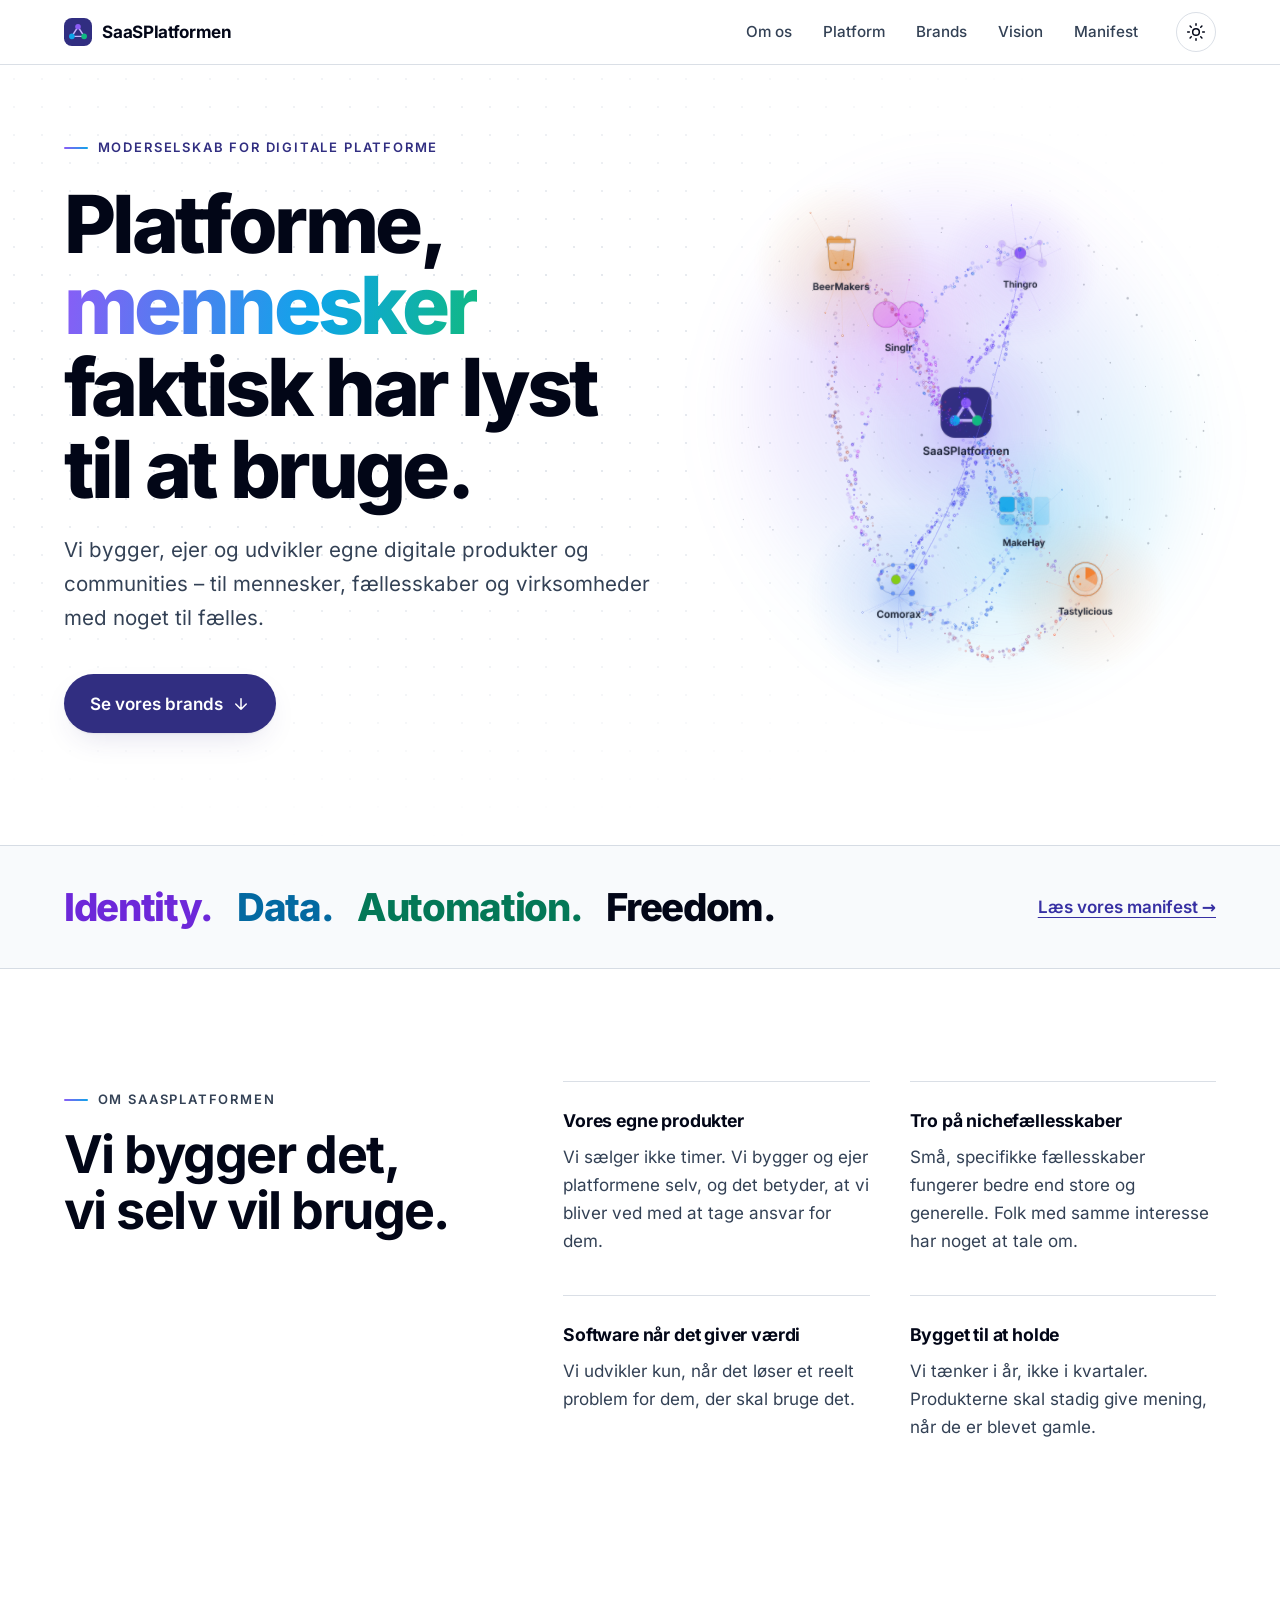
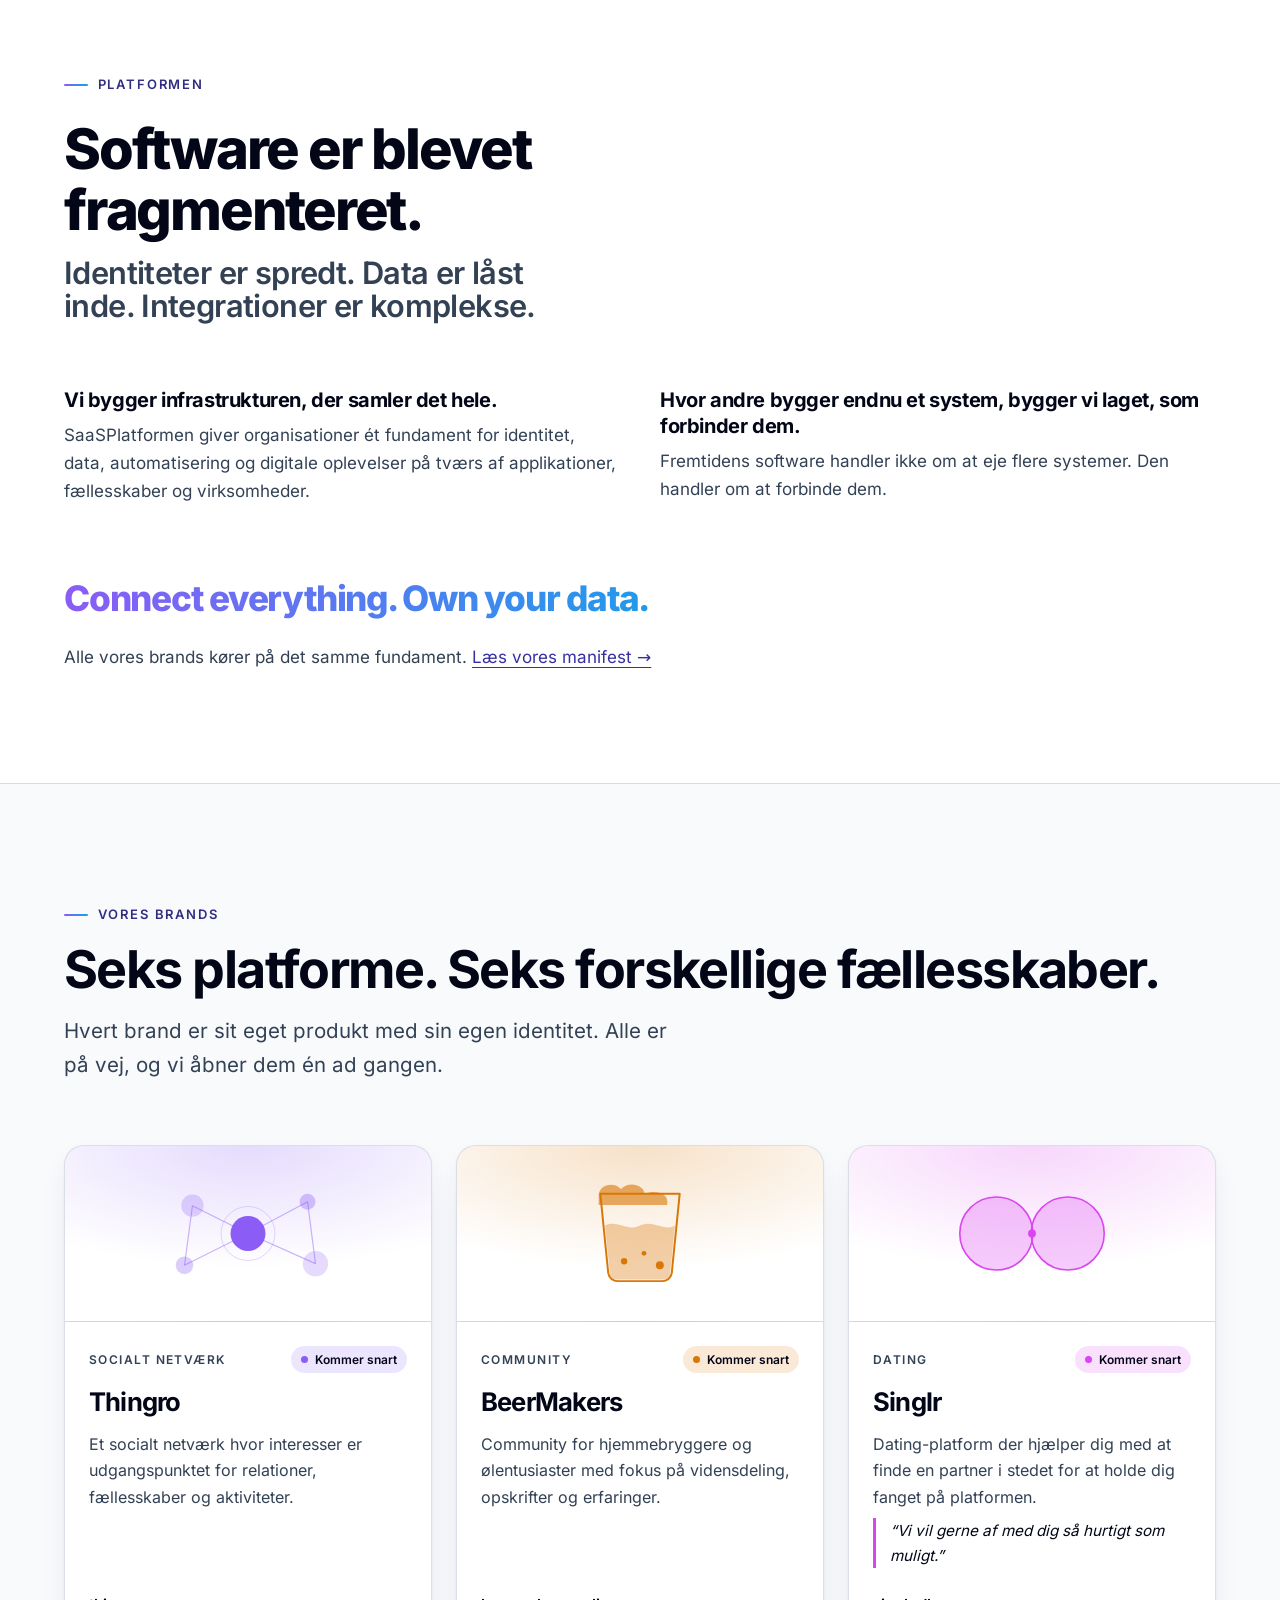
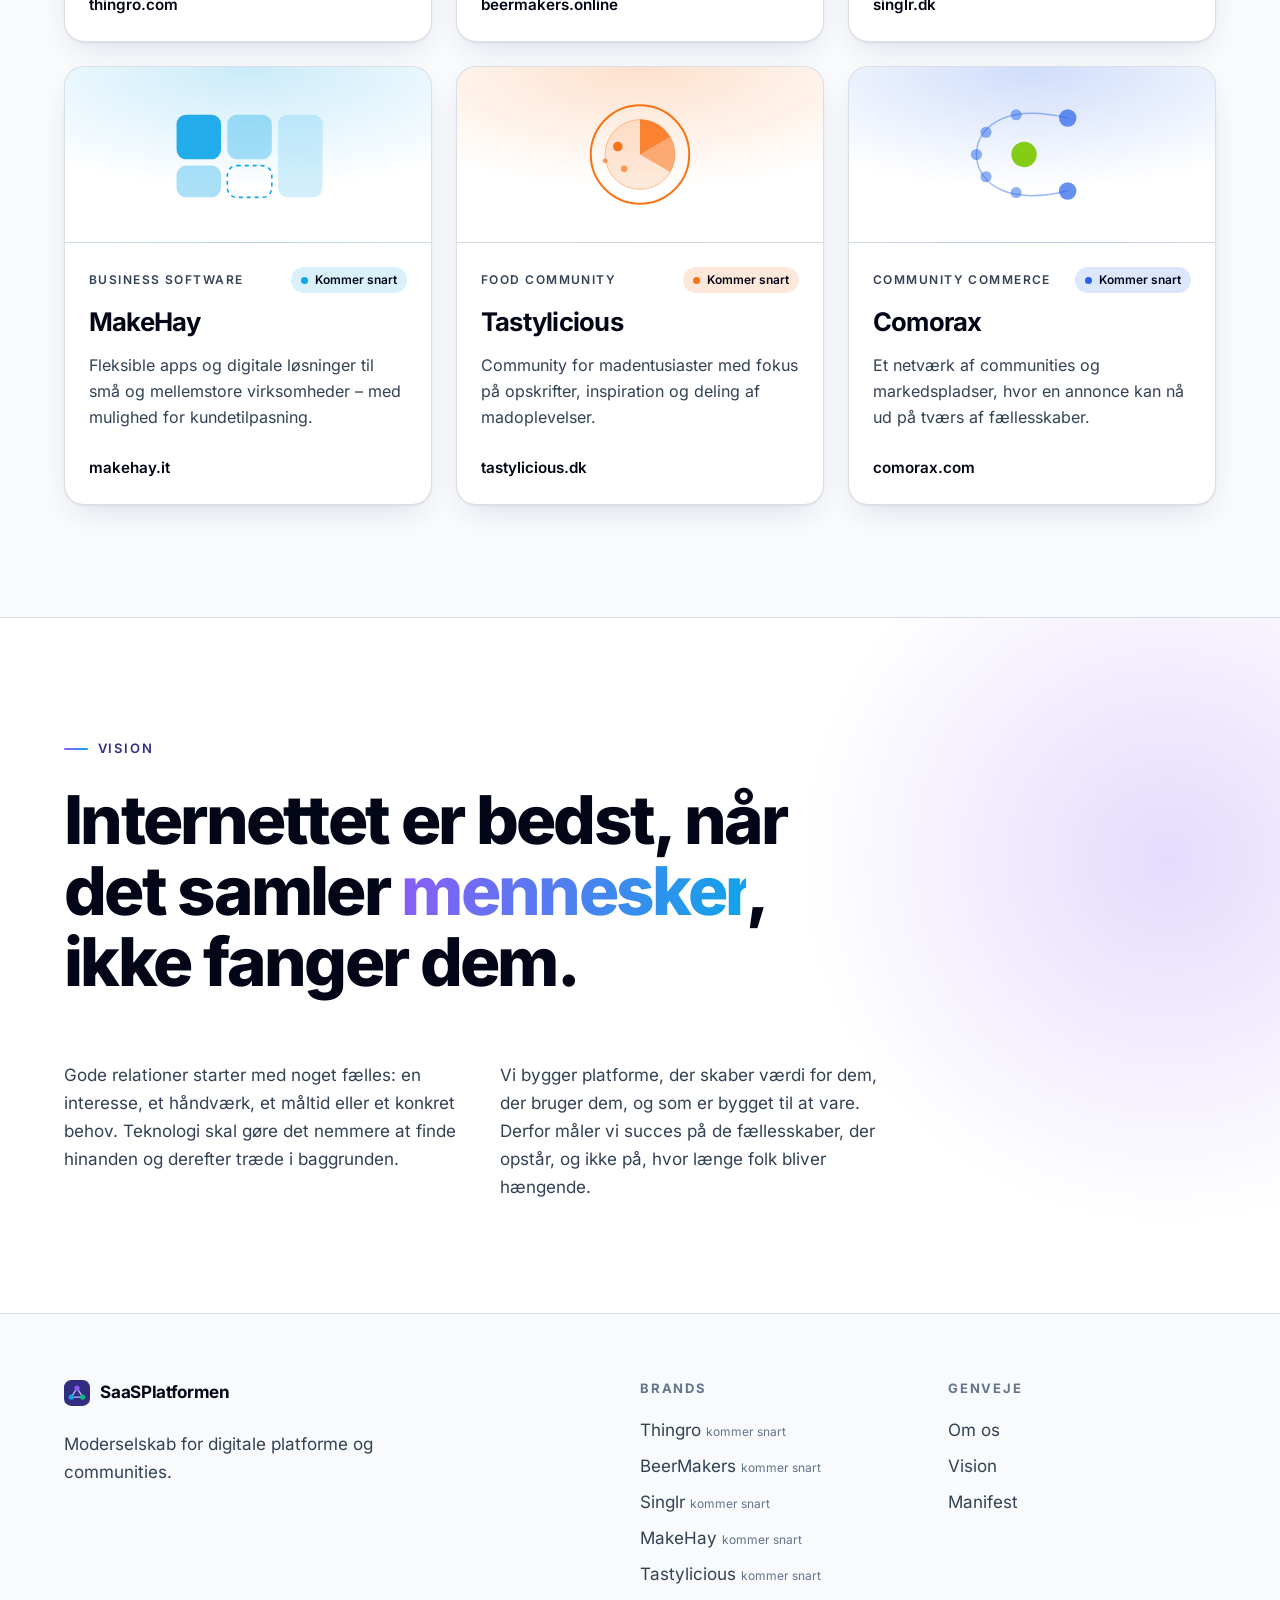
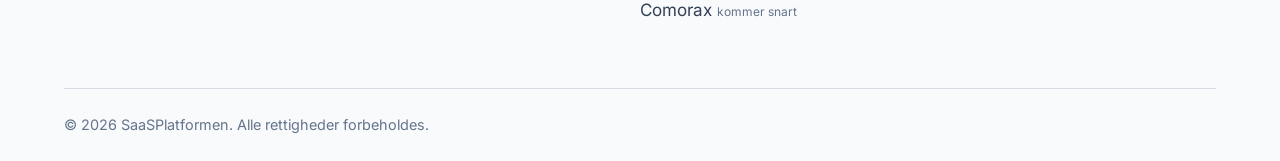
<file: index.html>
<!DOCTYPE html><html lang="da"> <head><meta charset="utf-8"><meta name="viewport" content="width=device-width, initial-scale=1"><title>SaaSPlatformen – Digitale platforme bygget til mennesker.</title><meta name="description" content="SaaSPlatformen er moderselskabet bag Thingro, BeerMakers, Singlr, MakeHay, Tastylicious og Comorax. Vi bygger, ejer og udvikler digitale platforme og communities."><link rel="canonical" href="https://www.saasplatformen.dk/"><link rel="icon" type="image/svg+xml" href="/favicon.svg"><meta name="theme-color" content="#020617" media="(prefers-color-scheme: dark)"><meta name="theme-color" content="#ffffff" media="(prefers-color-scheme: light)"><meta property="og:type" content="website"><meta property="og:site_name" content="SaaSPlatformen"><meta property="og:locale" content="da_DK"><meta property="og:title" content="SaaSPlatformen – Digitale platforme bygget til mennesker."><meta property="og:description" content="SaaSPlatformen er moderselskabet bag Thingro, BeerMakers, Singlr, MakeHay, Tastylicious og Comorax. Vi bygger, ejer og udvikler digitale platforme og communities."><meta property="og:url" content="https://www.saasplatformen.dk/"><meta property="og:image" content="https://www.saasplatformen.dk/og-default.png"><meta property="og:image:width" content="1200"><meta property="og:image:height" content="630"><meta property="og:image:alt" content="SaaSPlatformen – digitale platforme bygget til mennesker"><meta name="twitter:card" content="summary_large_image"><meta name="twitter:title" content="SaaSPlatformen – Digitale platforme bygget til mennesker."><meta name="twitter:description" content="SaaSPlatformen er moderselskabet bag Thingro, BeerMakers, Singlr, MakeHay, Tastylicious og Comorax. Vi bygger, ejer og udvikler digitale platforme og communities."><meta name="twitter:image" content="https://www.saasplatformen.dk/og-default.png"><script>
      (function () {
        var t = null;
        try {
          t = localStorage.getItem('theme');
        } catch (e) {}
        if (t !== 'light' && t !== 'dark') {
          t = matchMedia('(prefers-color-scheme: dark)').matches ? 'dark' : 'light';
        }
        document.documentElement.dataset.theme = t;
      })();
    </script><script type="application/ld+json">{"@context":"https://schema.org","@graph":[{"@type":"Organization","@id":"https://www.saasplatformen.dk/#organization","name":"SaaSPlatformen","url":"https://www.saasplatformen.dk/","logo":"https://www.saasplatformen.dk/favicon.svg","description":"SaaSPlatformen er moderselskabet bag Thingro, BeerMakers, Singlr, MakeHay, Tastylicious og Comorax. Vi bygger, ejer og udvikler digitale platforme og communities.","email":"kontakt@saasplatformen.dk","owns":[{"@type":"Brand","name":"Thingro","description":"Et socialt netværk hvor interesser er udgangspunktet for relationer, fællesskaber og aktiviteter."},{"@type":"Brand","name":"BeerMakers","description":"Community for hjemmebryggere og ølentusiaster med fokus på vidensdeling, opskrifter og erfaringer."},{"@type":"Brand","name":"Singlr","description":"Dating-platform der hjælper dig med at finde en partner i stedet for at holde dig fanget på platformen."},{"@type":"Brand","name":"MakeHay","description":"Fleksible apps og digitale løsninger til små og mellemstore virksomheder – med mulighed for kundetilpasning."},{"@type":"Brand","name":"Tastylicious","description":"Community for madentusiaster med fokus på opskrifter, inspiration og deling af madoplevelser."},{"@type":"Brand","name":"Comorax","description":"Et netværk af communities og markedspladser, hvor en annonce kan nå ud på tværs af fællesskaber."}]},{"@type":"WebSite","@id":"https://www.saasplatformen.dk/#website","url":"https://www.saasplatformen.dk/","name":"SaaSPlatformen","inLanguage":"da-DK","publisher":{"@id":"https://www.saasplatformen.dk/#organization"}}]}</script><link rel="stylesheet" href="/_astro/index.j2VjeoHw.css">
<link rel="stylesheet" href="/_astro/index.BekiAmeY.css"></head> <body> <a class="skip-link" href="#main">Gå til indhold</a> <header class="header" data-astro-cid-3ef6ksr2> <div class="container bar" data-astro-cid-3ef6ksr2> <a class="brand" href="/" aria-label="SaaSPlatformen – forside" data-astro-cid-3ef6ksr2> <svg width="28" height="28" viewBox="0 0 32 32" fill="none" aria-hidden="true"> <rect width="32" height="32" rx="9" fill="#312E81"></rect> <path d="M9 21 16 10l7 11M9 21h14" stroke="#C4B5FD" stroke-width="1.6" stroke-linejoin="round"></path> <circle cx="16" cy="10" r="3.2" fill="#8B5CF6"></circle> <circle cx="9" cy="21" r="3.2" fill="#0EA5E9"></circle> <circle cx="23" cy="21" r="3.2" fill="#10B981"></circle> </svg> <span data-astro-cid-3ef6ksr2>SaaSPlatformen</span> </a> <nav aria-label="Hovedmenu" data-astro-cid-3ef6ksr2> <ul data-astro-cid-3ef6ksr2> <li data-astro-cid-3ef6ksr2><a href="/#om" data-astro-cid-3ef6ksr2>Om os</a></li><li data-astro-cid-3ef6ksr2><a href="/#platform" data-astro-cid-3ef6ksr2>Platform</a></li><li data-astro-cid-3ef6ksr2><a href="/#brands" data-astro-cid-3ef6ksr2>Brands</a></li><li data-astro-cid-3ef6ksr2><a href="/#vision" data-astro-cid-3ef6ksr2>Vision</a></li><li data-astro-cid-3ef6ksr2><a href="/manifest/" data-astro-cid-3ef6ksr2>Manifest</a></li> </ul> </nav> <button class="theme" type="button" id="theme-toggle" aria-label="Skift mellem lyst og mørkt tema" data-astro-cid-3ef6ksr2> <svg class="sun" width="20" height="20" viewBox="0 0 24 24" fill="none" stroke="currentColor" stroke-width="1.8" stroke-linecap="round" aria-hidden="true" data-astro-cid-3ef6ksr2> <circle cx="12" cy="12" r="4" data-astro-cid-3ef6ksr2></circle> <path d="M12 2v2M12 20v2M4.9 4.9l1.4 1.4M17.7 17.7l1.4 1.4M2 12h2M20 12h2M4.9 19.1l1.4-1.4M17.7 6.3l1.4-1.4" data-astro-cid-3ef6ksr2></path> </svg> <svg class="moon" width="20" height="20" viewBox="0 0 24 24" fill="none" stroke="currentColor" stroke-width="1.8" stroke-linecap="round" stroke-linejoin="round" aria-hidden="true" data-astro-cid-3ef6ksr2> <path d="M20 14.5A8 8 0 0 1 9.5 4 8 8 0 1 0 20 14.5z" data-astro-cid-3ef6ksr2></path> </svg> </button> </div> </header>  <script type="module">document.getElementById("theme-toggle")?.addEventListener("click",()=>{const e=document.documentElement.dataset.theme==="dark"?"light":"dark";document.documentElement.dataset.theme=e;try{localStorage.setItem("theme",e)}catch{}});</script> <main id="main">  <section class="hero" data-astro-cid-bbe6dxrz> <div class="container wrap" data-astro-cid-bbe6dxrz> <div class="copy" data-astro-cid-bbe6dxrz> <p class="eyebrow" data-astro-cid-bbe6dxrz>Moderselskab for digitale platforme</p> <h1 data-astro-cid-bbe6dxrz>Platforme, <span class="grad" data-astro-cid-bbe6dxrz>mennesker</span> faktisk har lyst til at bruge.</h1> <p class="lead" data-astro-cid-bbe6dxrz>
Vi bygger, ejer og udvikler egne digitale produkter og communities – til mennesker, fællesskaber og
        virksomheder med noget til fælles.
</p> <div class="cta" data-astro-cid-bbe6dxrz> <a class="btn" href="#brands" data-astro-cid-bbe6dxrz>
Se vores brands
<svg width="18" height="18" viewBox="0 0 24 24" fill="none" stroke="currentColor" stroke-width="2" stroke-linecap="round" stroke-linejoin="round" aria-hidden="true" data-astro-cid-bbe6dxrz><path d="M12 5v14M5 12l7 7 7-7" data-astro-cid-bbe6dxrz></path></svg> </a>  </div> </div> <div class="hero-universe" data-hero-universe data-brands="[{&#34;id&#34;:&#34;thingro&#34;,&#34;name&#34;:&#34;Thingro&#34;,&#34;category&#34;:&#34;Socialt netværk&#34;,&#34;blurb&#34;:&#34;Socialt netværk bygget om fælles interesser.&#34;,&#34;focus&#34;:&#34;Interesser, grupper, events og nye relationer.&#34;,&#34;domain&#34;:&#34;thingro.com&#34;,&#34;accent&#34;:&#34;#8B5CF6&#34;,&#34;satellites&#34;:6},{&#34;id&#34;:&#34;beermakers&#34;,&#34;name&#34;:&#34;BeerMakers&#34;,&#34;category&#34;:&#34;Community&#34;,&#34;blurb&#34;:&#34;Community for bryggere.&#34;,&#34;focus&#34;:&#34;Opskrifter, udstyr, bryggerier og vidensdeling.&#34;,&#34;domain&#34;:&#34;beermakers.online&#34;,&#34;accent&#34;:&#34;#D97706&#34;,&#34;satellites&#34;:5},{&#34;id&#34;:&#34;singlr&#34;,&#34;name&#34;:&#34;Singlr&#34;,&#34;category&#34;:&#34;Dating&#34;,&#34;blurb&#34;:&#34;Dating der vil af med dig igen.&#34;,&#34;focus&#34;:&#34;Ærlige matches og livet efter appen.&#34;,&#34;domain&#34;:&#34;singlr.dk&#34;,&#34;accent&#34;:&#34;#D946EF&#34;,&#34;satellites&#34;:4},{&#34;id&#34;:&#34;makehay&#34;,&#34;name&#34;:&#34;MakeHay&#34;,&#34;category&#34;:&#34;Business software&#34;,&#34;blurb&#34;:&#34;Fleksible business-apps til SMV’er.&#34;,&#34;focus&#34;:&#34;Apps, workflows og kundetilpasning.&#34;,&#34;domain&#34;:&#34;makehay.it&#34;,&#34;accent&#34;:&#34;#0EA5E9&#34;,&#34;satellites&#34;:5},{&#34;id&#34;:&#34;tastylicious&#34;,&#34;name&#34;:&#34;Tastylicious&#34;,&#34;category&#34;:&#34;Food community&#34;,&#34;blurb&#34;:&#34;Community for madentusiaster.&#34;,&#34;focus&#34;:&#34;Opskrifter, inspiration og madoplevelser.&#34;,&#34;domain&#34;:&#34;tastylicious.dk&#34;,&#34;accent&#34;:&#34;#F97316&#34;,&#34;satellites&#34;:5},{&#34;id&#34;:&#34;comorax&#34;,&#34;name&#34;:&#34;Comorax&#34;,&#34;category&#34;:&#34;Community commerce&#34;,&#34;blurb&#34;:&#34;Forbindelseslaget mellem communities.&#34;,&#34;focus&#34;:&#34;Annoncer og markedspladser på tværs af fællesskaber.&#34;,&#34;domain&#34;:&#34;comorax.com&#34;,&#34;accent&#34;:&#34;#2563EB&#34;,&#34;satellites&#34;:6}]" data-astro-cid-3afpeab4> <div class="universe-glow" aria-hidden="true" data-astro-cid-3afpeab4></div> <div class="universe-tooltip" data-universe-tooltip role="status" hidden data-astro-cid-3afpeab4> <p class="tip-head" data-astro-cid-3afpeab4><strong data-tip-name data-astro-cid-3afpeab4></strong><span data-tip-category data-astro-cid-3afpeab4></span></p> <p class="tip-blurb" data-tip-blurb data-astro-cid-3afpeab4></p> <p class="tip-focus" data-tip-focus data-astro-cid-3afpeab4></p> <p class="tip-domain" data-tip-domain data-astro-cid-3afpeab4></p> </div> <ul class="sr-only" data-astro-cid-3afpeab4> <li data-astro-cid-3afpeab4> <a href="https://thingro.com" target="_blank" rel="noopener noreferrer" data-astro-cid-3afpeab4> Thingro – Et socialt netværk hvor interesser er udgangspunktet for relationer, fællesskaber og aktiviteter. </a> </li><li data-astro-cid-3afpeab4> <a href="https://beermakers.online" target="_blank" rel="noopener noreferrer" data-astro-cid-3afpeab4> BeerMakers – Community for hjemmebryggere og ølentusiaster med fokus på vidensdeling, opskrifter og erfaringer. </a> </li><li data-astro-cid-3afpeab4> <a href="https://singlr.dk" target="_blank" rel="noopener noreferrer" data-astro-cid-3afpeab4> Singlr – Dating-platform der hjælper dig med at finde en partner i stedet for at holde dig fanget på platformen. </a> </li><li data-astro-cid-3afpeab4> <a href="https://makehay.it" target="_blank" rel="noopener noreferrer" data-astro-cid-3afpeab4> MakeHay – Fleksible apps og digitale løsninger til små og mellemstore virksomheder – med mulighed for kundetilpasning. </a> </li><li data-astro-cid-3afpeab4> <a href="https://tastylicious.dk" target="_blank" rel="noopener noreferrer" data-astro-cid-3afpeab4> Tastylicious – Community for madentusiaster med fokus på opskrifter, inspiration og deling af madoplevelser. </a> </li><li data-astro-cid-3afpeab4> <a href="https://comorax.com" target="_blank" rel="noopener noreferrer" data-astro-cid-3afpeab4> Comorax – Et netværk af communities og markedspladser, hvor en annonce kan nå ud på tværs af fællesskaber. </a> </li> </ul> </div> <script type="module" src="/_astro/HeroUniverse.astro_astro_type_script_index_0_lang.Bfu3awSf.js"></script>  </div> </section>  <section class="slogan" aria-label="Vores slogan" data-astro-cid-myv7pgxt> <div class="container" data-astro-cid-myv7pgxt> <p data-astro-cid-myv7pgxt> <span data-astro-cid-myv7pgxt>Identity.</span><span data-astro-cid-myv7pgxt>Data.</span><span data-astro-cid-myv7pgxt>Automation.</span><span data-astro-cid-myv7pgxt>Freedom.</span> </p> <a href="/manifest/" data-astro-cid-myv7pgxt>Læs vores manifest →</a> </div> </section>  <section class="section" id="om" aria-labelledby="om-h" data-astro-cid-v2cbyr3p> <div class="container wrap" data-astro-cid-v2cbyr3p> <div data-astro-cid-v2cbyr3p> <p class="eyebrow" data-astro-cid-v2cbyr3p>Om SaaSPlatformen</p> <h2 class="h2" id="om-h" data-astro-cid-v2cbyr3p>Vi bygger det, vi selv vil bruge.</h2> </div> <ul class="points" data-astro-cid-v2cbyr3p> <li data-astro-cid-v2cbyr3p> <h3 data-astro-cid-v2cbyr3p>Vores egne produkter</h3> <p data-astro-cid-v2cbyr3p>Vi sælger ikke timer. Vi bygger og ejer platformene selv, og det betyder, at vi bliver ved med at tage ansvar for dem.</p> </li> <li data-astro-cid-v2cbyr3p> <h3 data-astro-cid-v2cbyr3p>Tro på nichefællesskaber</h3> <p data-astro-cid-v2cbyr3p>Små, specifikke fællesskaber fungerer bedre end store og generelle. Folk med samme interesse har noget at tale om.</p> </li> <li data-astro-cid-v2cbyr3p> <h3 data-astro-cid-v2cbyr3p>Software når det giver værdi</h3> <p data-astro-cid-v2cbyr3p>Vi udvikler kun, når det løser et reelt problem for dem, der skal bruge det.</p> </li> <li data-astro-cid-v2cbyr3p> <h3 data-astro-cid-v2cbyr3p>Bygget til at holde</h3> <p data-astro-cid-v2cbyr3p>Vi tænker i år, ikke i kvartaler. Produkterne skal stadig give mening, når de er blevet gamle.</p> </li> </ul> </div> </section>  <section class="section platform" id="platform" aria-labelledby="platform-h" data-astro-cid-zpomngsj> <div class="container" data-astro-cid-zpomngsj> <p class="eyebrow" data-astro-cid-zpomngsj>Platformen</p> <h2 id="platform-h" data-astro-cid-zpomngsj>
Software er blevet fragmenteret.
<span data-astro-cid-zpomngsj>Identiteter er spredt. Data er låst inde. Integrationer er komplekse.</span> </h2> <div class="cols" data-astro-cid-zpomngsj> <div data-astro-cid-zpomngsj> <p class="strong" data-astro-cid-zpomngsj>Vi bygger infrastrukturen, der samler det hele.</p> <p data-astro-cid-zpomngsj>SaaSPlatformen giver organisationer ét fundament for identitet, data, automatisering og digitale oplevelser på tværs af applikationer, fællesskaber og virksomheder.</p> </div> <div data-astro-cid-zpomngsj> <p class="strong" data-astro-cid-zpomngsj>Hvor andre bygger endnu et system, bygger vi laget, som forbinder dem.</p> <p data-astro-cid-zpomngsj>Fremtidens software handler ikke om at eje flere systemer. Den handler om at forbinde dem.</p> </div> </div> <p class="tag" data-astro-cid-zpomngsj>Connect everything. Own your data.</p> <p class="proof" data-astro-cid-zpomngsj>Alle vores brands kører på det samme fundament. <a href="/manifest/" data-astro-cid-zpomngsj>Læs vores manifest →</a></p> </div> </section>  <section class="section brands" id="brands" aria-labelledby="brands-h" data-astro-cid-syh6xvgc> <div class="container" data-astro-cid-syh6xvgc> <p class="eyebrow" data-astro-cid-syh6xvgc>Vores brands</p> <h2 class="h2" id="brands-h" data-astro-cid-syh6xvgc>Seks platforme. Seks forskellige fællesskaber.</h2> <p class="lead" data-astro-cid-syh6xvgc>Hvert brand er sit eget produkt med sin egen identitet. Alle er på vej, og vi åbner dem én ad gangen.</p> <div class="grid" data-astro-cid-syh6xvgc> <article class="card" style="--accent:#8B5CF6;--accent-soft:#C4B5FD" data-astro-cid-u4sqbx3u> <div class="visual" data-astro-cid-u4sqbx3u> <svg class="vis vis-thingro" viewBox="0 0 320 160" fill="none" aria-hidden="true" focusable="false" data-astro-cid-pefu3wph> <g data-astro-cid-pefu3wph> <g stroke="currentColor" stroke-opacity="0.45" stroke-width="1.5" data-astro-cid-pefu3wph> <line x1="160" y1="80" x2="90" y2="45" data-astro-cid-pefu3wph></line> <line x1="160" y1="80" x2="235" y2="40" data-astro-cid-pefu3wph></line> <line x1="160" y1="80" x2="80" y2="120" data-astro-cid-pefu3wph></line> <line x1="160" y1="80" x2="245" y2="118" data-astro-cid-pefu3wph></line> <line x1="90" y1="45" x2="80" y2="120" data-astro-cid-pefu3wph></line> <line x1="235" y1="40" x2="245" y2="118" data-astro-cid-pefu3wph></line> </g> <circle class="n n1" cx="90" cy="45" r="14" fill="currentColor" fill-opacity="0.25" data-astro-cid-pefu3wph></circle> <circle class="n n2" cx="235" cy="40" r="10" fill="currentColor" fill-opacity="0.35" data-astro-cid-pefu3wph></circle> <circle class="n n3" cx="80" cy="120" r="11" fill="currentColor" fill-opacity="0.3" data-astro-cid-pefu3wph></circle> <circle class="n n4" cx="245" cy="118" r="16" fill="currentColor" fill-opacity="0.22" data-astro-cid-pefu3wph></circle> <circle cx="160" cy="80" r="22" fill="currentColor" data-astro-cid-pefu3wph></circle> <circle cx="160" cy="80" r="34" stroke="currentColor" stroke-opacity="0.3" data-astro-cid-pefu3wph></circle> </g>      </svg>  </div> <div class="body" data-astro-cid-u4sqbx3u> <div class="meta" data-astro-cid-u4sqbx3u> <p class="category" data-astro-cid-u4sqbx3u>Socialt netværk</p> <p class="soon" data-astro-cid-u4sqbx3u><span class="dot" data-astro-cid-u4sqbx3u></span>Kommer snart</p> </div> <h3 data-astro-cid-u4sqbx3u>Thingro</h3> <p class="desc" data-astro-cid-u4sqbx3u>Et socialt netværk hvor interesser er udgangspunktet for relationer, fællesskaber og aktiviteter.</p>  <p class="domain" data-astro-cid-u4sqbx3u><a href="https://thingro.com" target="_blank" rel="noopener noreferrer" data-astro-cid-u4sqbx3u>thingro.com</a></p> </div> </article> <article class="card" style="--accent:#D97706;--accent-soft:#FCD34D" data-astro-cid-u4sqbx3u> <div class="visual" data-astro-cid-u4sqbx3u> <svg class="vis vis-beermakers" viewBox="0 0 320 160" fill="none" aria-hidden="true" focusable="false" data-astro-cid-pefu3wph>  <g data-astro-cid-pefu3wph> <path d="M110 30h100l-10 100a12 12 0 0 1-12 10h-56a12 12 0 0 1-12-10z" stroke="currentColor" stroke-width="2.5" stroke-linejoin="round" data-astro-cid-pefu3wph></path> <path class="liquid" d="M116 70c14-8 28 8 44 0s30 8 44 0l-6 60a8 8 0 0 1-8 8h-60a8 8 0 0 1-8-8z" fill="currentColor" fill-opacity="0.35" data-astro-cid-pefu3wph></path> <path d="M108 32c0-14 20-18 28-8 10-10 28-6 30 6 14-6 32 0 28 14H108z" fill="currentColor" fill-opacity="0.6" data-astro-cid-pefu3wph></path> <circle class="b b1" cx="140" cy="115" r="4" fill="currentColor" data-astro-cid-pefu3wph></circle> <circle class="b b2" cx="165" cy="105" r="3" fill="currentColor" data-astro-cid-pefu3wph></circle> <circle class="b b3" cx="185" cy="120" r="5" fill="currentColor" data-astro-cid-pefu3wph></circle> </g>     </svg>  </div> <div class="body" data-astro-cid-u4sqbx3u> <div class="meta" data-astro-cid-u4sqbx3u> <p class="category" data-astro-cid-u4sqbx3u>Community</p> <p class="soon" data-astro-cid-u4sqbx3u><span class="dot" data-astro-cid-u4sqbx3u></span>Kommer snart</p> </div> <h3 data-astro-cid-u4sqbx3u>BeerMakers</h3> <p class="desc" data-astro-cid-u4sqbx3u>Community for hjemmebryggere og ølentusiaster med fokus på vidensdeling, opskrifter og erfaringer.</p>  <p class="domain" data-astro-cid-u4sqbx3u><a href="https://beermakers.online" target="_blank" rel="noopener noreferrer" data-astro-cid-u4sqbx3u>beermakers.online</a></p> </div> </article> <article class="card" style="--accent:#D946EF;--accent-soft:#F5D0FE" data-astro-cid-u4sqbx3u> <div class="visual" data-astro-cid-u4sqbx3u> <svg class="vis vis-singlr" viewBox="0 0 320 160" fill="none" aria-hidden="true" focusable="false" data-astro-cid-pefu3wph>   <g data-astro-cid-pefu3wph> <circle class="c1" cx="115" cy="80" r="46" fill="currentColor" fill-opacity="0.28" data-astro-cid-pefu3wph></circle> <circle class="c2" cx="205" cy="80" r="46" fill="currentColor" fill-opacity="0.28" data-astro-cid-pefu3wph></circle> <circle class="c1" cx="115" cy="80" r="46" stroke="currentColor" stroke-width="2" data-astro-cid-pefu3wph></circle> <circle class="c2" cx="205" cy="80" r="46" stroke="currentColor" stroke-width="2" data-astro-cid-pefu3wph></circle> <circle cx="160" cy="80" r="5" fill="currentColor" data-astro-cid-pefu3wph></circle> </g>    </svg>  </div> <div class="body" data-astro-cid-u4sqbx3u> <div class="meta" data-astro-cid-u4sqbx3u> <p class="category" data-astro-cid-u4sqbx3u>Dating</p> <p class="soon" data-astro-cid-u4sqbx3u><span class="dot" data-astro-cid-u4sqbx3u></span>Kommer snart</p> </div> <h3 data-astro-cid-u4sqbx3u>Singlr</h3> <p class="desc" data-astro-cid-u4sqbx3u>Dating-platform der hjælper dig med at finde en partner i stedet for at holde dig fanget på platformen.</p> <p class="note" data-astro-cid-u4sqbx3u>“Vi vil gerne af med dig så hurtigt som muligt.”</p> <p class="domain" data-astro-cid-u4sqbx3u><a href="https://singlr.dk" target="_blank" rel="noopener noreferrer" data-astro-cid-u4sqbx3u>singlr.dk</a></p> </div> </article> <article class="card" style="--accent:#0EA5E9;--accent-soft:#7DD3FC" data-astro-cid-u4sqbx3u> <div class="visual" data-astro-cid-u4sqbx3u> <svg class="vis vis-makehay" viewBox="0 0 320 160" fill="none" aria-hidden="true" focusable="false" data-astro-cid-pefu3wph>    <g data-astro-cid-pefu3wph> <rect class="m m1" x="70" y="30" width="56" height="56" rx="12" fill="currentColor" fill-opacity="0.9" data-astro-cid-pefu3wph></rect> <rect class="m m2" x="134" y="30" width="56" height="56" rx="12" fill="currentColor" fill-opacity="0.35" data-astro-cid-pefu3wph></rect> <rect class="m m3" x="70" y="94" width="56" height="40" rx="12" fill="currentColor" fill-opacity="0.35" data-astro-cid-pefu3wph></rect> <rect class="m m4" x="134" y="94" width="56" height="40" rx="12" stroke="currentColor" stroke-width="2" stroke-dasharray="5 5" data-astro-cid-pefu3wph></rect> <rect class="m m5" x="198" y="30" width="56" height="104" rx="12" fill="currentColor" fill-opacity="0.18" data-astro-cid-pefu3wph></rect> </g>   </svg>  </div> <div class="body" data-astro-cid-u4sqbx3u> <div class="meta" data-astro-cid-u4sqbx3u> <p class="category" data-astro-cid-u4sqbx3u>Business software</p> <p class="soon" data-astro-cid-u4sqbx3u><span class="dot" data-astro-cid-u4sqbx3u></span>Kommer snart</p> </div> <h3 data-astro-cid-u4sqbx3u>MakeHay</h3> <p class="desc" data-astro-cid-u4sqbx3u>Fleksible apps og digitale løsninger til små og mellemstore virksomheder – med mulighed for kundetilpasning.</p>  <p class="domain" data-astro-cid-u4sqbx3u><a href="https://makehay.it" target="_blank" rel="noopener noreferrer" data-astro-cid-u4sqbx3u>makehay.it</a></p> </div> </article> <article class="card" style="--accent:#F97316;--accent-soft:#FDBA74" data-astro-cid-u4sqbx3u> <div class="visual" data-astro-cid-u4sqbx3u> <svg class="vis vis-tastylicious" viewBox="0 0 320 160" fill="none" aria-hidden="true" focusable="false" data-astro-cid-pefu3wph>     <g class="plate" data-astro-cid-pefu3wph> <circle cx="160" cy="80" r="62" stroke="currentColor" stroke-width="2.5" data-astro-cid-pefu3wph></circle> <circle cx="160" cy="80" r="44" fill="currentColor" fill-opacity="0.15" stroke="currentColor" stroke-opacity="0.5" data-astro-cid-pefu3wph></circle> <path d="M160 80V36a44 44 0 0 1 38 22z" fill="currentColor" fill-opacity="0.85" data-astro-cid-pefu3wph></path> <path d="M160 80l38-22a44 44 0 0 1 0 44z" fill="currentColor" fill-opacity="0.5" data-astro-cid-pefu3wph></path> <circle cx="132" cy="70" r="6" fill="currentColor" data-astro-cid-pefu3wph></circle> <circle cx="140" cy="98" r="4" fill="currentColor" fill-opacity="0.7" data-astro-cid-pefu3wph></circle> <circle cx="116" cy="88" r="3" fill="currentColor" fill-opacity="0.7" data-astro-cid-pefu3wph></circle> </g>  </svg>  </div> <div class="body" data-astro-cid-u4sqbx3u> <div class="meta" data-astro-cid-u4sqbx3u> <p class="category" data-astro-cid-u4sqbx3u>Food community</p> <p class="soon" data-astro-cid-u4sqbx3u><span class="dot" data-astro-cid-u4sqbx3u></span>Kommer snart</p> </div> <h3 data-astro-cid-u4sqbx3u>Tastylicious</h3> <p class="desc" data-astro-cid-u4sqbx3u>Community for madentusiaster med fokus på opskrifter, inspiration og deling af madoplevelser.</p>  <p class="domain" data-astro-cid-u4sqbx3u><a href="https://tastylicious.dk" target="_blank" rel="noopener noreferrer" data-astro-cid-u4sqbx3u>tastylicious.dk</a></p> </div> </article> <article class="card" style="--accent:#2563EB;--accent-soft:#67E8F9" data-astro-cid-u4sqbx3u> <div class="visual" data-astro-cid-u4sqbx3u> <svg class="vis vis-comorax" viewBox="0 0 320 160" fill="none" aria-hidden="true" focusable="false" data-astro-cid-pefu3wph>      <g data-astro-cid-pefu3wph> <path d="M205 34C120 14 90 50 90 80s30 66 115 46" stroke="currentColor" stroke-opacity="0.45" stroke-width="1.8" stroke-linecap="round" data-astro-cid-pefu3wph></path> <circle class="n n2" cx="205" cy="34" r="11" fill="currentColor" fill-opacity="0.7" data-astro-cid-pefu3wph></circle> <circle class="n n1" cx="140" cy="30" r="7" fill="currentColor" fill-opacity="0.5" data-astro-cid-pefu3wph></circle> <circle class="n n1" cx="102" cy="52" r="7" fill="currentColor" fill-opacity="0.5" data-astro-cid-pefu3wph></circle> <circle class="n n3" cx="90" cy="80" r="7" fill="currentColor" fill-opacity="0.5" data-astro-cid-pefu3wph></circle> <circle class="n n3" cx="102" cy="108" r="7" fill="currentColor" fill-opacity="0.5" data-astro-cid-pefu3wph></circle> <circle class="n n4" cx="140" cy="128" r="7" fill="currentColor" fill-opacity="0.5" data-astro-cid-pefu3wph></circle> <circle class="n n4" cx="205" cy="126" r="11" fill="currentColor" fill-opacity="0.7" data-astro-cid-pefu3wph></circle> <circle cx="150" cy="80" r="16" fill="#84CC16" data-astro-cid-pefu3wph></circle> </g> </svg>  </div> <div class="body" data-astro-cid-u4sqbx3u> <div class="meta" data-astro-cid-u4sqbx3u> <p class="category" data-astro-cid-u4sqbx3u>Community commerce</p> <p class="soon" data-astro-cid-u4sqbx3u><span class="dot" data-astro-cid-u4sqbx3u></span>Kommer snart</p> </div> <h3 data-astro-cid-u4sqbx3u>Comorax</h3> <p class="desc" data-astro-cid-u4sqbx3u>Et netværk af communities og markedspladser, hvor en annonce kan nå ud på tværs af fællesskaber.</p>  <p class="domain" data-astro-cid-u4sqbx3u><a href="https://comorax.com" target="_blank" rel="noopener noreferrer" data-astro-cid-u4sqbx3u>comorax.com</a></p> </div> </article>  </div> </div> </section>  <section class="section vision" id="vision" aria-labelledby="vision-h" data-astro-cid-jqueckjh> <div class="container" data-astro-cid-jqueckjh> <p class="eyebrow" data-astro-cid-jqueckjh>Vision</p> <h2 id="vision-h" data-astro-cid-jqueckjh>
Internettet er bedst, når det samler <span data-astro-cid-jqueckjh>mennesker</span>, ikke fanger dem.
</h2> <div class="cols" data-astro-cid-jqueckjh> <p data-astro-cid-jqueckjh>Gode relationer starter med noget fælles: en interesse, et håndværk, et måltid eller et konkret behov. Teknologi skal gøre det nemmere at finde hinanden og derefter træde i baggrunden.</p> <p data-astro-cid-jqueckjh>Vi bygger platforme, der skaber værdi for dem, der bruger dem, og som er bygget til at vare. Derfor måler vi succes på de fællesskaber, der opstår, og ikke på, hvor længe folk bliver hængende.</p> </div> </div> </section>   </main> <footer class="footer" data-astro-cid-sz7xmlte> <div class="container grid" data-astro-cid-sz7xmlte> <div data-astro-cid-sz7xmlte> <a class="brand" href="/" data-astro-cid-sz7xmlte><svg width="26" height="26" viewBox="0 0 32 32" fill="none" aria-hidden="true"> <rect width="32" height="32" rx="9" fill="#312E81"></rect> <path d="M9 21 16 10l7 11M9 21h14" stroke="#C4B5FD" stroke-width="1.6" stroke-linejoin="round"></path> <circle cx="16" cy="10" r="3.2" fill="#8B5CF6"></circle> <circle cx="9" cy="21" r="3.2" fill="#0EA5E9"></circle> <circle cx="23" cy="21" r="3.2" fill="#10B981"></circle> </svg><span data-astro-cid-sz7xmlte>SaaSPlatformen</span></a> <p data-astro-cid-sz7xmlte>Moderselskab for digitale platforme og communities.</p> </div> <nav aria-label="Brands" data-astro-cid-sz7xmlte> <h2 data-astro-cid-sz7xmlte>Brands</h2> <ul data-astro-cid-sz7xmlte> <li data-astro-cid-sz7xmlte><a href="/#brands" data-astro-cid-sz7xmlte>Thingro</a> <span class="soon" data-astro-cid-sz7xmlte>kommer snart</span></li><li data-astro-cid-sz7xmlte><a href="/#brands" data-astro-cid-sz7xmlte>BeerMakers</a> <span class="soon" data-astro-cid-sz7xmlte>kommer snart</span></li><li data-astro-cid-sz7xmlte><a href="/#brands" data-astro-cid-sz7xmlte>Singlr</a> <span class="soon" data-astro-cid-sz7xmlte>kommer snart</span></li><li data-astro-cid-sz7xmlte><a href="/#brands" data-astro-cid-sz7xmlte>MakeHay</a> <span class="soon" data-astro-cid-sz7xmlte>kommer snart</span></li><li data-astro-cid-sz7xmlte><a href="/#brands" data-astro-cid-sz7xmlte>Tastylicious</a> <span class="soon" data-astro-cid-sz7xmlte>kommer snart</span></li><li data-astro-cid-sz7xmlte><a href="/#brands" data-astro-cid-sz7xmlte>Comorax</a> <span class="soon" data-astro-cid-sz7xmlte>kommer snart</span></li> </ul> </nav> <nav aria-label="Genveje" data-astro-cid-sz7xmlte> <h2 data-astro-cid-sz7xmlte>Genveje</h2> <ul data-astro-cid-sz7xmlte> <li data-astro-cid-sz7xmlte><a href="/#om" data-astro-cid-sz7xmlte>Om os</a></li> <li data-astro-cid-sz7xmlte><a href="/#vision" data-astro-cid-sz7xmlte>Vision</a></li> <li data-astro-cid-sz7xmlte><a href="/manifest/" data-astro-cid-sz7xmlte>Manifest</a></li>  </ul> </nav> </div> <div class="container legal" data-astro-cid-sz7xmlte>© 2026 SaaSPlatformen. Alle rettigheder forbeholdes.</div> </footer>  </body></html>
</file>
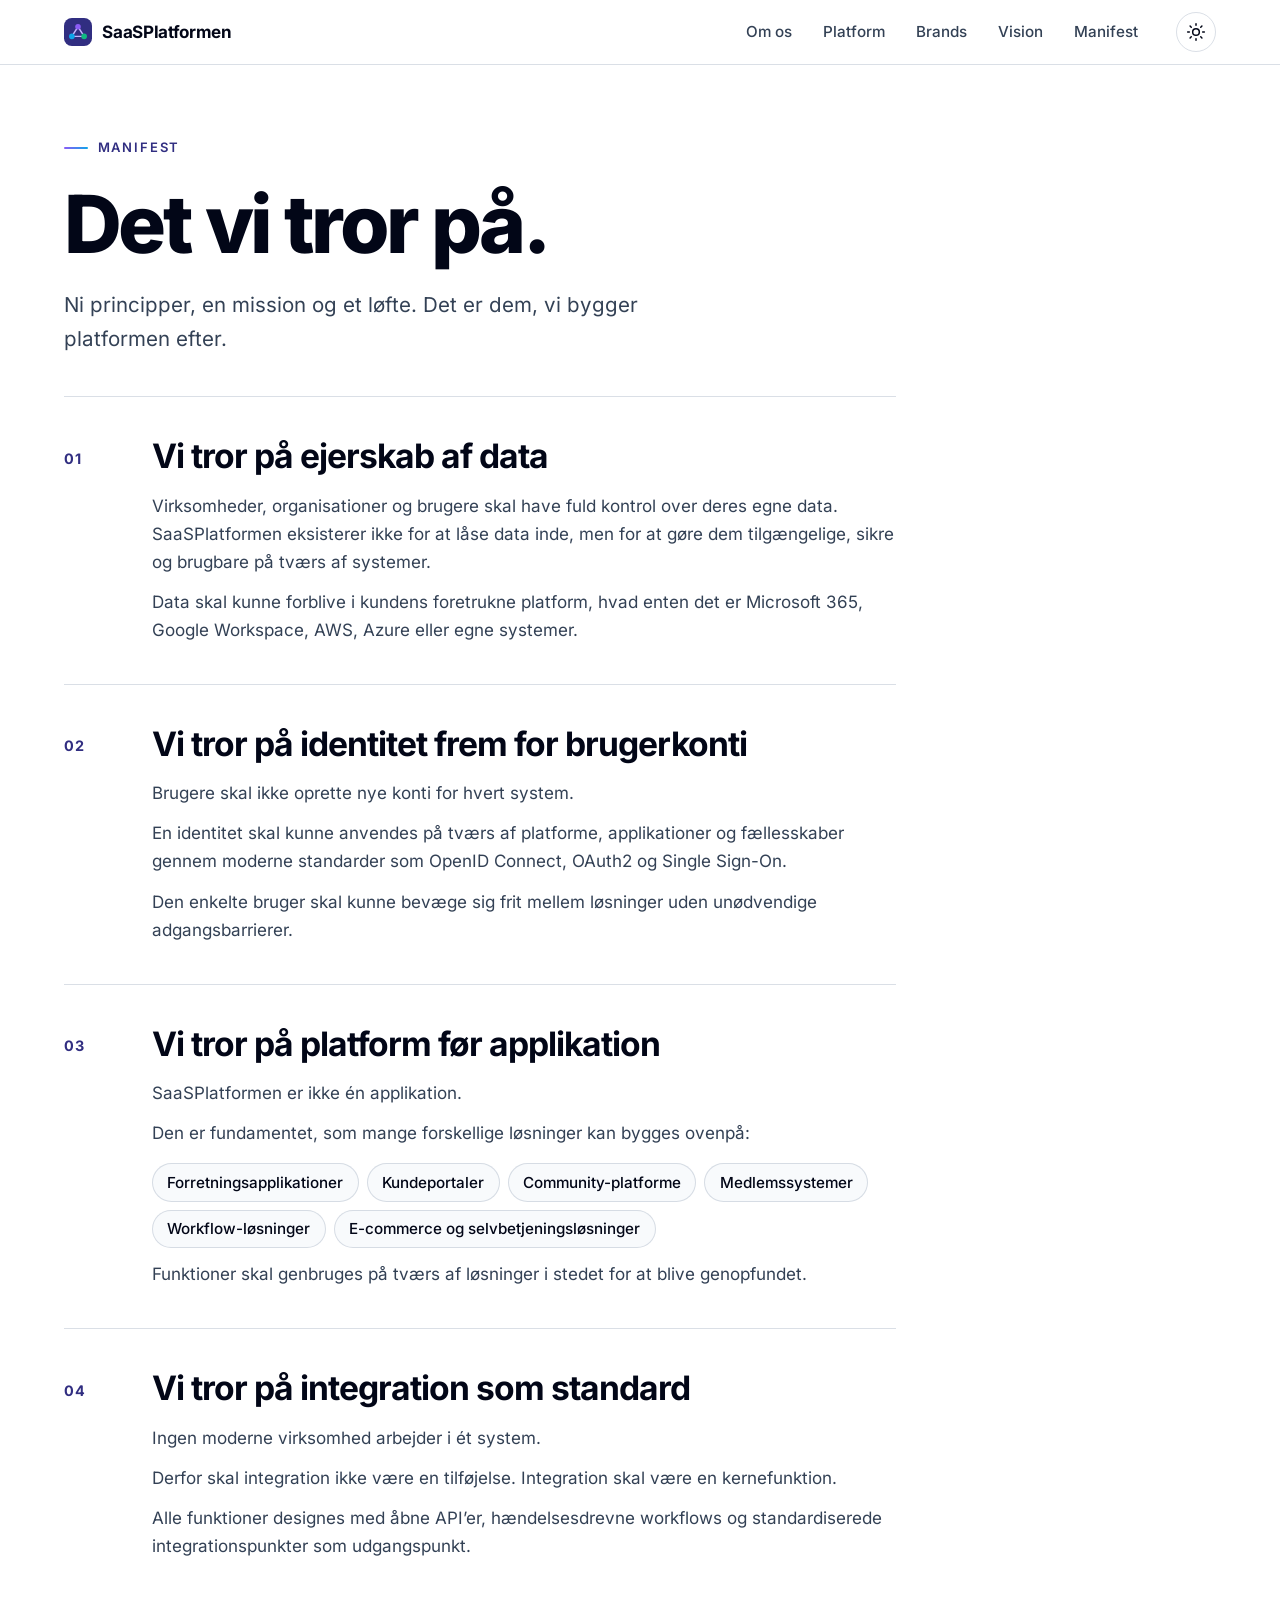
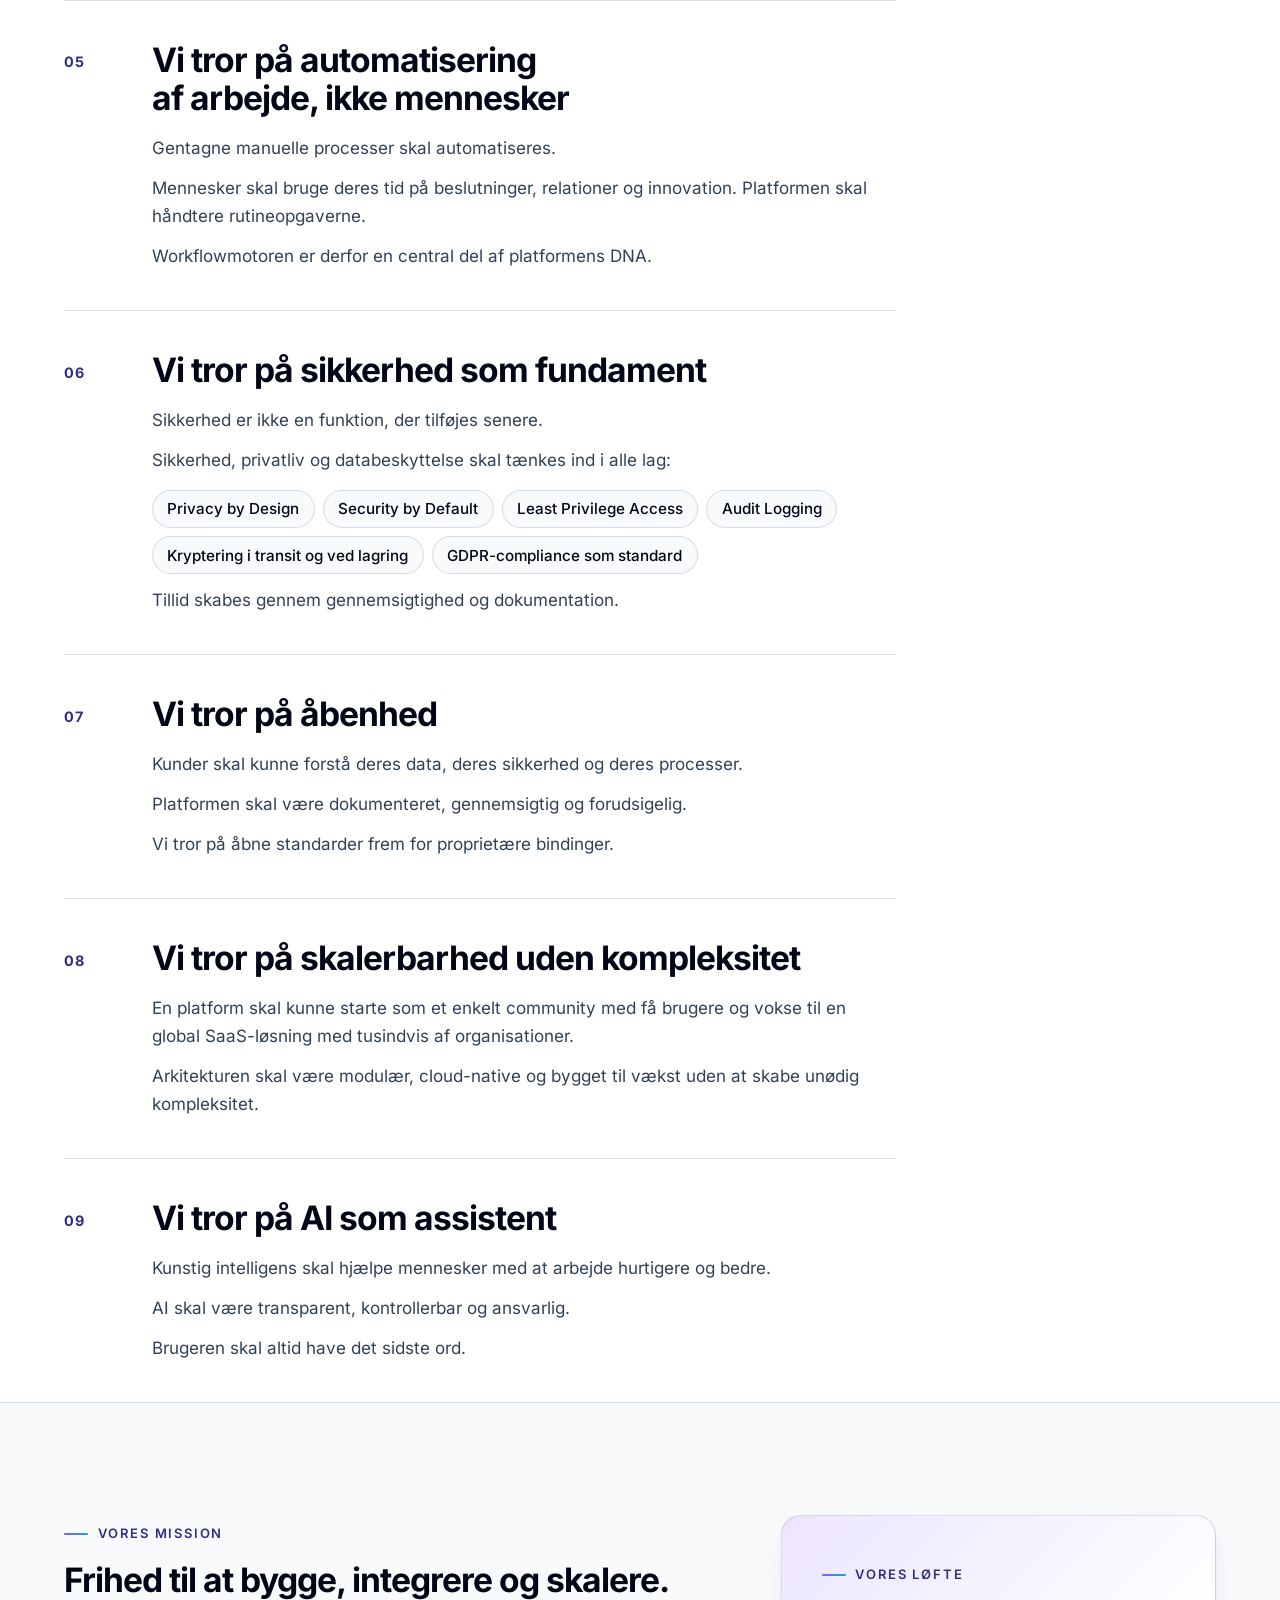
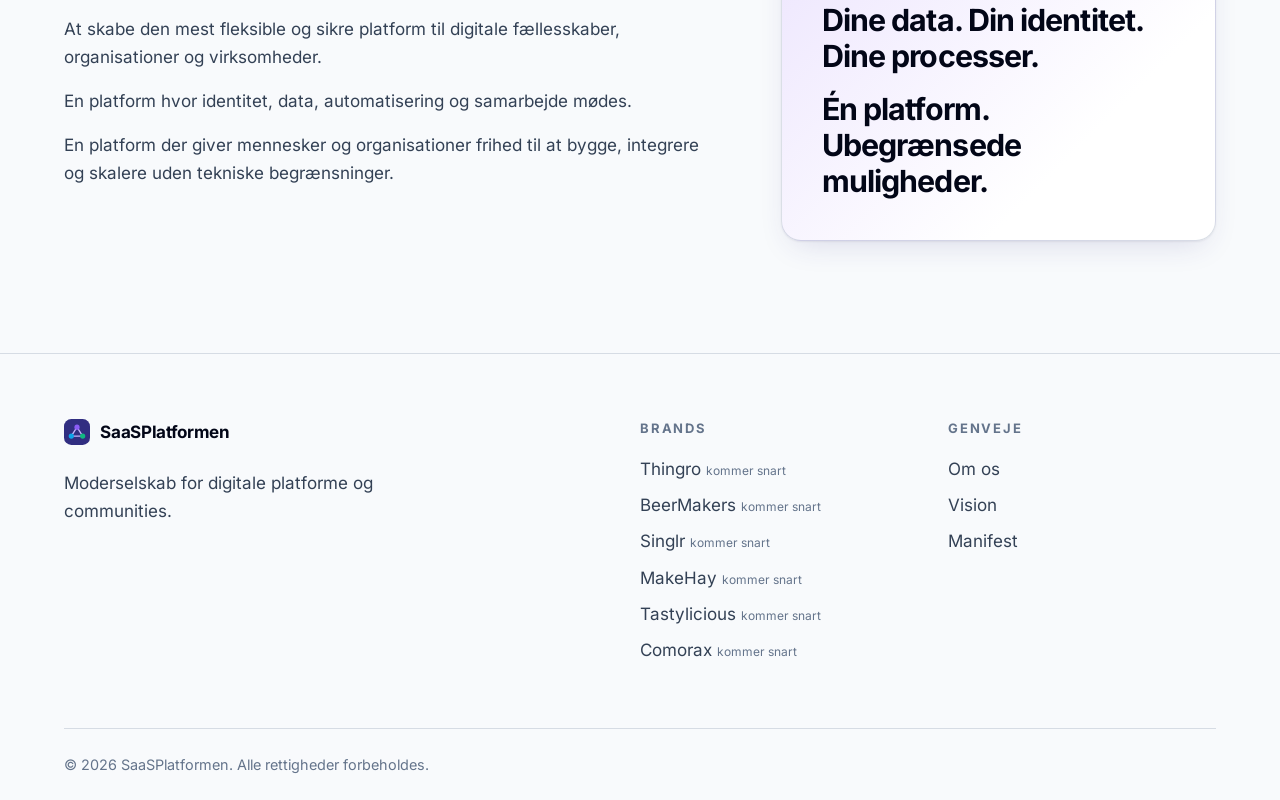
<file: manifest/index.html>
<!DOCTYPE html><html lang="da"> <head><meta charset="utf-8"><meta name="viewport" content="width=device-width, initial-scale=1"><title>Manifest | SaaSPlatformen</title><meta name="description" content="SaaSPlatformens manifest: ejerskab af data, identitet frem for brugerkonti, integration som standard, sikkerhed som fundament og AI som assistent."><link rel="canonical" href="https://www.saasplatformen.dk/manifest/"><link rel="icon" type="image/svg+xml" href="/favicon.svg"><meta name="theme-color" content="#020617" media="(prefers-color-scheme: dark)"><meta name="theme-color" content="#ffffff" media="(prefers-color-scheme: light)"><meta property="og:type" content="website"><meta property="og:site_name" content="SaaSPlatformen"><meta property="og:locale" content="da_DK"><meta property="og:title" content="Manifest | SaaSPlatformen"><meta property="og:description" content="SaaSPlatformens manifest: ejerskab af data, identitet frem for brugerkonti, integration som standard, sikkerhed som fundament og AI som assistent."><meta property="og:url" content="https://www.saasplatformen.dk/manifest/"><meta property="og:image" content="https://www.saasplatformen.dk/og-default.png"><meta property="og:image:width" content="1200"><meta property="og:image:height" content="630"><meta property="og:image:alt" content="SaaSPlatformen – digitale platforme bygget til mennesker"><meta name="twitter:card" content="summary_large_image"><meta name="twitter:title" content="Manifest | SaaSPlatformen"><meta name="twitter:description" content="SaaSPlatformens manifest: ejerskab af data, identitet frem for brugerkonti, integration som standard, sikkerhed som fundament og AI som assistent."><meta name="twitter:image" content="https://www.saasplatformen.dk/og-default.png"><script>
      (function () {
        var t = null;
        try {
          t = localStorage.getItem('theme');
        } catch (e) {}
        if (t !== 'light' && t !== 'dark') {
          t = matchMedia('(prefers-color-scheme: dark)').matches ? 'dark' : 'light';
        }
        document.documentElement.dataset.theme = t;
      })();
    </script><script type="application/ld+json">{"@context":"https://schema.org","@graph":[{"@type":"Organization","@id":"https://www.saasplatformen.dk/#organization","name":"SaaSPlatformen","url":"https://www.saasplatformen.dk/","logo":"https://www.saasplatformen.dk/favicon.svg","description":"SaaSPlatformen er moderselskabet bag Thingro, BeerMakers, Singlr, MakeHay, Tastylicious og Comorax. Vi bygger, ejer og udvikler digitale platforme og communities.","email":"kontakt@saasplatformen.dk","owns":[{"@type":"Brand","name":"Thingro","description":"Et socialt netværk hvor interesser er udgangspunktet for relationer, fællesskaber og aktiviteter."},{"@type":"Brand","name":"BeerMakers","description":"Community for hjemmebryggere og ølentusiaster med fokus på vidensdeling, opskrifter og erfaringer."},{"@type":"Brand","name":"Singlr","description":"Dating-platform der hjælper dig med at finde en partner i stedet for at holde dig fanget på platformen."},{"@type":"Brand","name":"MakeHay","description":"Fleksible apps og digitale løsninger til små og mellemstore virksomheder – med mulighed for kundetilpasning."},{"@type":"Brand","name":"Tastylicious","description":"Community for madentusiaster med fokus på opskrifter, inspiration og deling af madoplevelser."},{"@type":"Brand","name":"Comorax","description":"Et netværk af communities og markedspladser, hvor en annonce kan nå ud på tværs af fællesskaber."}]},{"@type":"WebSite","@id":"https://www.saasplatformen.dk/#website","url":"https://www.saasplatformen.dk/","name":"SaaSPlatformen","inLanguage":"da-DK","publisher":{"@id":"https://www.saasplatformen.dk/#organization"}}]}</script><link rel="stylesheet" href="/_astro/index.j2VjeoHw.css">
<style>.intro[data-astro-cid-hxnxtm5m]{padding-block:var(--space-5) var(--space-4)}h1[data-astro-cid-hxnxtm5m]{margin-block:var(--space-3);font-size:clamp(2.6rem,6.4vw,5rem);line-height:1.02;letter-spacing:-.045em;font-weight:800}.principles[data-astro-cid-hxnxtm5m] ol[data-astro-cid-hxnxtm5m]{margin:0;padding:0;list-style:none;max-width:52rem}.principles[data-astro-cid-hxnxtm5m] ol[data-astro-cid-hxnxtm5m]>li[data-astro-cid-hxnxtm5m]{display:grid;grid-template-columns:4.5rem 1fr;gap:var(--space-2);padding-block:var(--space-4);border-top:1px solid var(--border)}.num[data-astro-cid-hxnxtm5m]{font-size:.9rem;font-weight:700;letter-spacing:.1em;color:var(--brand);padding-top:.6rem}h2[data-astro-cid-hxnxtm5m]{font-size:clamp(1.5rem,3vw,2.1rem);letter-spacing:-.03em;line-height:1.15;margin-bottom:var(--space-2);text-wrap:balance}.principles[data-astro-cid-hxnxtm5m] p[data-astro-cid-hxnxtm5m]{color:var(--muted);margin-top:.75rem}.principles[data-astro-cid-hxnxtm5m] ul[data-astro-cid-hxnxtm5m]{display:flex;flex-wrap:wrap;gap:.5rem;margin:var(--space-2) 0 0;padding:0;list-style:none}.principles[data-astro-cid-hxnxtm5m] ul[data-astro-cid-hxnxtm5m] li[data-astro-cid-hxnxtm5m]{padding:.35rem .9rem;font-size:.95rem;font-weight:500;background:var(--bg-soft);border:1px solid var(--border);border-radius:999px}.closing[data-astro-cid-hxnxtm5m]{background:var(--bg-soft);border-top:1px solid var(--border)}.panel[data-astro-cid-hxnxtm5m]{display:grid;grid-template-columns:1.2fr .8fr;gap:var(--space-5);align-items:start}.m[data-astro-cid-hxnxtm5m]{margin-top:var(--space-2);color:var(--muted)}.pledge[data-astro-cid-hxnxtm5m]{padding:var(--space-4);background:linear-gradient(135deg,color-mix(in srgb,var(--purple) 16%,var(--card)),var(--card) 70%);border:1px solid var(--border);border-radius:var(--radius);box-shadow:var(--shadow)}.big[data-astro-cid-hxnxtm5m]{margin-top:var(--space-2);font-size:clamp(1.4rem,2.6vw,1.9rem);font-weight:700;line-height:1.2;letter-spacing:-.03em}@media(max-width:56rem){.panel[data-astro-cid-hxnxtm5m]{grid-template-columns:1fr;gap:var(--space-4)}}@media(max-width:40rem){.principles[data-astro-cid-hxnxtm5m] ol[data-astro-cid-hxnxtm5m]>li[data-astro-cid-hxnxtm5m]{grid-template-columns:1fr;gap:0}.num[data-astro-cid-hxnxtm5m]{padding-top:0}}
</style></head> <body> <a class="skip-link" href="#main">Gå til indhold</a> <header class="header" data-astro-cid-3ef6ksr2> <div class="container bar" data-astro-cid-3ef6ksr2> <a class="brand" href="/" aria-label="SaaSPlatformen – forside" data-astro-cid-3ef6ksr2> <svg width="28" height="28" viewBox="0 0 32 32" fill="none" aria-hidden="true"> <rect width="32" height="32" rx="9" fill="#312E81"></rect> <path d="M9 21 16 10l7 11M9 21h14" stroke="#C4B5FD" stroke-width="1.6" stroke-linejoin="round"></path> <circle cx="16" cy="10" r="3.2" fill="#8B5CF6"></circle> <circle cx="9" cy="21" r="3.2" fill="#0EA5E9"></circle> <circle cx="23" cy="21" r="3.2" fill="#10B981"></circle> </svg> <span data-astro-cid-3ef6ksr2>SaaSPlatformen</span> </a> <nav aria-label="Hovedmenu" data-astro-cid-3ef6ksr2> <ul data-astro-cid-3ef6ksr2> <li data-astro-cid-3ef6ksr2><a href="/#om" data-astro-cid-3ef6ksr2>Om os</a></li><li data-astro-cid-3ef6ksr2><a href="/#platform" data-astro-cid-3ef6ksr2>Platform</a></li><li data-astro-cid-3ef6ksr2><a href="/#brands" data-astro-cid-3ef6ksr2>Brands</a></li><li data-astro-cid-3ef6ksr2><a href="/#vision" data-astro-cid-3ef6ksr2>Vision</a></li><li data-astro-cid-3ef6ksr2><a href="/manifest/" data-astro-cid-3ef6ksr2>Manifest</a></li> </ul> </nav> <button class="theme" type="button" id="theme-toggle" aria-label="Skift mellem lyst og mørkt tema" data-astro-cid-3ef6ksr2> <svg class="sun" width="20" height="20" viewBox="0 0 24 24" fill="none" stroke="currentColor" stroke-width="1.8" stroke-linecap="round" aria-hidden="true" data-astro-cid-3ef6ksr2> <circle cx="12" cy="12" r="4" data-astro-cid-3ef6ksr2></circle> <path d="M12 2v2M12 20v2M4.9 4.9l1.4 1.4M17.7 17.7l1.4 1.4M2 12h2M20 12h2M4.9 19.1l1.4-1.4M17.7 6.3l1.4-1.4" data-astro-cid-3ef6ksr2></path> </svg> <svg class="moon" width="20" height="20" viewBox="0 0 24 24" fill="none" stroke="currentColor" stroke-width="1.8" stroke-linecap="round" stroke-linejoin="round" aria-hidden="true" data-astro-cid-3ef6ksr2> <path d="M20 14.5A8 8 0 0 1 9.5 4 8 8 0 1 0 20 14.5z" data-astro-cid-3ef6ksr2></path> </svg> </button> </div> </header>  <script type="module">document.getElementById("theme-toggle")?.addEventListener("click",()=>{const e=document.documentElement.dataset.theme==="dark"?"light":"dark";document.documentElement.dataset.theme=e;try{localStorage.setItem("theme",e)}catch{}});</script> <main id="main">  <section class="intro" data-astro-cid-hxnxtm5m> <div class="container" data-astro-cid-hxnxtm5m> <p class="eyebrow" data-astro-cid-hxnxtm5m>Manifest</p> <h1 data-astro-cid-hxnxtm5m>Det vi tror på.</h1> <p class="lead" data-astro-cid-hxnxtm5m>Ni principper, en mission og et løfte. Det er dem, vi bygger platformen efter.</p> </div> </section> <section class="container principles" aria-label="Principper" data-astro-cid-hxnxtm5m> <ol data-astro-cid-hxnxtm5m> <li data-astro-cid-hxnxtm5m> <span class="num" aria-hidden="true" data-astro-cid-hxnxtm5m>01</span> <div data-astro-cid-hxnxtm5m> <h2 data-astro-cid-hxnxtm5m>Vi tror på ejerskab af data</h2> <p data-astro-cid-hxnxtm5m>Virksomheder, organisationer og brugere skal have fuld kontrol over deres egne data. SaaSPlatformen eksisterer ikke for at låse data inde, men for at gøre dem tilgængelige, sikre og brugbare på tværs af systemer.</p><p data-astro-cid-hxnxtm5m>Data skal kunne forblive i kundens foretrukne platform, hvad enten det er Microsoft 365, Google Workspace, AWS, Azure eller egne systemer.</p>   </div> </li><li data-astro-cid-hxnxtm5m> <span class="num" aria-hidden="true" data-astro-cid-hxnxtm5m>02</span> <div data-astro-cid-hxnxtm5m> <h2 data-astro-cid-hxnxtm5m>Vi tror på identitet frem for brugerkonti</h2> <p data-astro-cid-hxnxtm5m>Brugere skal ikke oprette nye konti for hvert system.</p><p data-astro-cid-hxnxtm5m>En identitet skal kunne anvendes på tværs af platforme, applikationer og fællesskaber gennem moderne standarder som OpenID Connect, OAuth2 og Single Sign-On.</p><p data-astro-cid-hxnxtm5m>Den enkelte bruger skal kunne bevæge sig frit mellem løsninger uden unødvendige adgangsbarrierer.</p>   </div> </li><li data-astro-cid-hxnxtm5m> <span class="num" aria-hidden="true" data-astro-cid-hxnxtm5m>03</span> <div data-astro-cid-hxnxtm5m> <h2 data-astro-cid-hxnxtm5m>Vi tror på platform før applikation</h2> <p data-astro-cid-hxnxtm5m>SaaSPlatformen er ikke én applikation.</p><p data-astro-cid-hxnxtm5m>Den er fundamentet, som mange forskellige løsninger kan bygges ovenpå:</p> <ul data-astro-cid-hxnxtm5m><li data-astro-cid-hxnxtm5m>Forretningsapplikationer</li><li data-astro-cid-hxnxtm5m>Kundeportaler</li><li data-astro-cid-hxnxtm5m>Community-platforme</li><li data-astro-cid-hxnxtm5m>Medlemssystemer</li><li data-astro-cid-hxnxtm5m>Workflow-løsninger</li><li data-astro-cid-hxnxtm5m>E-commerce og selvbetjeningsløsninger</li></ul> <p data-astro-cid-hxnxtm5m>Funktioner skal genbruges på tværs af løsninger i stedet for at blive genopfundet.</p> </div> </li><li data-astro-cid-hxnxtm5m> <span class="num" aria-hidden="true" data-astro-cid-hxnxtm5m>04</span> <div data-astro-cid-hxnxtm5m> <h2 data-astro-cid-hxnxtm5m>Vi tror på integration som standard</h2> <p data-astro-cid-hxnxtm5m>Ingen moderne virksomhed arbejder i ét system.</p><p data-astro-cid-hxnxtm5m>Derfor skal integration ikke være en tilføjelse. Integration skal være en kernefunktion.</p><p data-astro-cid-hxnxtm5m>Alle funktioner designes med åbne API’er, hændelsesdrevne workflows og standardiserede integrationspunkter som udgangspunkt.</p>   </div> </li><li data-astro-cid-hxnxtm5m> <span class="num" aria-hidden="true" data-astro-cid-hxnxtm5m>05</span> <div data-astro-cid-hxnxtm5m> <h2 data-astro-cid-hxnxtm5m>Vi tror på automatisering af arbejde, ikke mennesker</h2> <p data-astro-cid-hxnxtm5m>Gentagne manuelle processer skal automatiseres.</p><p data-astro-cid-hxnxtm5m>Mennesker skal bruge deres tid på beslutninger, relationer og innovation. Platformen skal håndtere rutineopgaverne.</p><p data-astro-cid-hxnxtm5m>Workflowmotoren er derfor en central del af platformens DNA.</p>   </div> </li><li data-astro-cid-hxnxtm5m> <span class="num" aria-hidden="true" data-astro-cid-hxnxtm5m>06</span> <div data-astro-cid-hxnxtm5m> <h2 data-astro-cid-hxnxtm5m>Vi tror på sikkerhed som fundament</h2> <p data-astro-cid-hxnxtm5m>Sikkerhed er ikke en funktion, der tilføjes senere.</p><p data-astro-cid-hxnxtm5m>Sikkerhed, privatliv og databeskyttelse skal tænkes ind i alle lag:</p> <ul data-astro-cid-hxnxtm5m><li data-astro-cid-hxnxtm5m>Privacy by Design</li><li data-astro-cid-hxnxtm5m>Security by Default</li><li data-astro-cid-hxnxtm5m>Least Privilege Access</li><li data-astro-cid-hxnxtm5m>Audit Logging</li><li data-astro-cid-hxnxtm5m>Kryptering i transit og ved lagring</li><li data-astro-cid-hxnxtm5m>GDPR-compliance som standard</li></ul> <p data-astro-cid-hxnxtm5m>Tillid skabes gennem gennemsigtighed og dokumentation.</p> </div> </li><li data-astro-cid-hxnxtm5m> <span class="num" aria-hidden="true" data-astro-cid-hxnxtm5m>07</span> <div data-astro-cid-hxnxtm5m> <h2 data-astro-cid-hxnxtm5m>Vi tror på åbenhed</h2> <p data-astro-cid-hxnxtm5m>Kunder skal kunne forstå deres data, deres sikkerhed og deres processer.</p><p data-astro-cid-hxnxtm5m>Platformen skal være dokumenteret, gennemsigtig og forudsigelig.</p><p data-astro-cid-hxnxtm5m>Vi tror på åbne standarder frem for proprietære bindinger.</p>   </div> </li><li data-astro-cid-hxnxtm5m> <span class="num" aria-hidden="true" data-astro-cid-hxnxtm5m>08</span> <div data-astro-cid-hxnxtm5m> <h2 data-astro-cid-hxnxtm5m>Vi tror på skalerbarhed uden kompleksitet</h2> <p data-astro-cid-hxnxtm5m>En platform skal kunne starte som et enkelt community med få brugere og vokse til en global SaaS-løsning med tusindvis af organisationer.</p><p data-astro-cid-hxnxtm5m>Arkitekturen skal være modulær, cloud-native og bygget til vækst uden at skabe unødig kompleksitet.</p>   </div> </li><li data-astro-cid-hxnxtm5m> <span class="num" aria-hidden="true" data-astro-cid-hxnxtm5m>09</span> <div data-astro-cid-hxnxtm5m> <h2 data-astro-cid-hxnxtm5m>Vi tror på AI som assistent</h2> <p data-astro-cid-hxnxtm5m>Kunstig intelligens skal hjælpe mennesker med at arbejde hurtigere og bedre.</p><p data-astro-cid-hxnxtm5m>AI skal være transparent, kontrollerbar og ansvarlig.</p><p data-astro-cid-hxnxtm5m>Brugeren skal altid have det sidste ord.</p>   </div> </li> </ol> </section> <section class="section closing" aria-labelledby="mission-h" data-astro-cid-hxnxtm5m> <div class="container panel" data-astro-cid-hxnxtm5m> <div data-astro-cid-hxnxtm5m> <p class="eyebrow" data-astro-cid-hxnxtm5m>Vores mission</p> <h2 class="h2" id="mission-h" data-astro-cid-hxnxtm5m>Frihed til at bygge, integrere og skalere.</h2> <p class="m" data-astro-cid-hxnxtm5m>At skabe den mest fleksible og sikre platform til digitale fællesskaber, organisationer og virksomheder.</p><p class="m" data-astro-cid-hxnxtm5m>En platform hvor identitet, data, automatisering og samarbejde mødes.</p><p class="m" data-astro-cid-hxnxtm5m>En platform der giver mennesker og organisationer frihed til at bygge, integrere og skalere uden tekniske begrænsninger.</p> </div> <div class="pledge" data-astro-cid-hxnxtm5m> <p class="eyebrow" data-astro-cid-hxnxtm5m>Vores løfte</p> <p class="big" data-astro-cid-hxnxtm5m>Dine data. Din identitet. Dine processer.</p><p class="big" data-astro-cid-hxnxtm5m>Én platform. Ubegrænsede muligheder.</p> </div> </div> </section>  </main> <footer class="footer" data-astro-cid-sz7xmlte> <div class="container grid" data-astro-cid-sz7xmlte> <div data-astro-cid-sz7xmlte> <a class="brand" href="/" data-astro-cid-sz7xmlte><svg width="26" height="26" viewBox="0 0 32 32" fill="none" aria-hidden="true"> <rect width="32" height="32" rx="9" fill="#312E81"></rect> <path d="M9 21 16 10l7 11M9 21h14" stroke="#C4B5FD" stroke-width="1.6" stroke-linejoin="round"></path> <circle cx="16" cy="10" r="3.2" fill="#8B5CF6"></circle> <circle cx="9" cy="21" r="3.2" fill="#0EA5E9"></circle> <circle cx="23" cy="21" r="3.2" fill="#10B981"></circle> </svg><span data-astro-cid-sz7xmlte>SaaSPlatformen</span></a> <p data-astro-cid-sz7xmlte>Moderselskab for digitale platforme og communities.</p> </div> <nav aria-label="Brands" data-astro-cid-sz7xmlte> <h2 data-astro-cid-sz7xmlte>Brands</h2> <ul data-astro-cid-sz7xmlte> <li data-astro-cid-sz7xmlte><a href="/#brands" data-astro-cid-sz7xmlte>Thingro</a> <span class="soon" data-astro-cid-sz7xmlte>kommer snart</span></li><li data-astro-cid-sz7xmlte><a href="/#brands" data-astro-cid-sz7xmlte>BeerMakers</a> <span class="soon" data-astro-cid-sz7xmlte>kommer snart</span></li><li data-astro-cid-sz7xmlte><a href="/#brands" data-astro-cid-sz7xmlte>Singlr</a> <span class="soon" data-astro-cid-sz7xmlte>kommer snart</span></li><li data-astro-cid-sz7xmlte><a href="/#brands" data-astro-cid-sz7xmlte>MakeHay</a> <span class="soon" data-astro-cid-sz7xmlte>kommer snart</span></li><li data-astro-cid-sz7xmlte><a href="/#brands" data-astro-cid-sz7xmlte>Tastylicious</a> <span class="soon" data-astro-cid-sz7xmlte>kommer snart</span></li><li data-astro-cid-sz7xmlte><a href="/#brands" data-astro-cid-sz7xmlte>Comorax</a> <span class="soon" data-astro-cid-sz7xmlte>kommer snart</span></li> </ul> </nav> <nav aria-label="Genveje" data-astro-cid-sz7xmlte> <h2 data-astro-cid-sz7xmlte>Genveje</h2> <ul data-astro-cid-sz7xmlte> <li data-astro-cid-sz7xmlte><a href="/#om" data-astro-cid-sz7xmlte>Om os</a></li> <li data-astro-cid-sz7xmlte><a href="/#vision" data-astro-cid-sz7xmlte>Vision</a></li> <li data-astro-cid-sz7xmlte><a href="/manifest/" data-astro-cid-sz7xmlte>Manifest</a></li>  </ul> </nav> </div> <div class="container legal" data-astro-cid-sz7xmlte>© 2026 SaaSPlatformen. Alle rettigheder forbeholdes.</div> </footer>  </body></html>
</file>
<file: _astro/index.j2VjeoHw.css>
@font-face{font-family:Inter Variable;font-style:normal;font-display:swap;font-weight:100 900;src:url(/_astro/inter-cyrillic-ext-wght-normal.BOeWTOD4.woff2) format("woff2-variations");unicode-range:U+0460-052F,U+1C80-1C8A,U+20B4,U+2DE0-2DFF,U+A640-A69F,U+FE2E-FE2F}@font-face{font-family:Inter Variable;font-style:normal;font-display:swap;font-weight:100 900;src:url(/_astro/inter-cyrillic-wght-normal.DqGufNeO.woff2) format("woff2-variations");unicode-range:U+0301,U+0400-045F,U+0490-0491,U+04B0-04B1,U+2116}@font-face{font-family:Inter Variable;font-style:normal;font-display:swap;font-weight:100 900;src:url(/_astro/inter-greek-ext-wght-normal.DlzME5K_.woff2) format("woff2-variations");unicode-range:U+1F00-1FFF}@font-face{font-family:Inter Variable;font-style:normal;font-display:swap;font-weight:100 900;src:url(/_astro/inter-greek-wght-normal.CkhJZR-_.woff2) format("woff2-variations");unicode-range:U+0370-0377,U+037A-037F,U+0384-038A,U+038C,U+038E-03A1,U+03A3-03FF}@font-face{font-family:Inter Variable;font-style:normal;font-display:swap;font-weight:100 900;src:url(/_astro/inter-vietnamese-wght-normal.CBcvBZtf.woff2) format("woff2-variations");unicode-range:U+0102-0103,U+0110-0111,U+0128-0129,U+0168-0169,U+01A0-01A1,U+01AF-01B0,U+0300-0301,U+0303-0304,U+0308-0309,U+0323,U+0329,U+1EA0-1EF9,U+20AB}@font-face{font-family:Inter Variable;font-style:normal;font-display:swap;font-weight:100 900;src:url(/_astro/inter-latin-ext-wght-normal.DO1Apj_S.woff2) format("woff2-variations");unicode-range:U+0100-02BA,U+02BD-02C5,U+02C7-02CC,U+02CE-02D7,U+02DD-02FF,U+0304,U+0308,U+0329,U+1D00-1DBF,U+1E00-1E9F,U+1EF2-1EFF,U+2020,U+20A0-20AB,U+20AD-20C0,U+2113,U+2C60-2C7F,U+A720-A7FF}@font-face{font-family:Inter Variable;font-style:normal;font-display:swap;font-weight:100 900;src:url(/_astro/inter-latin-wght-normal.Dx4kXJAl.woff2) format("woff2-variations");unicode-range:U+0000-00FF,U+0131,U+0152-0153,U+02BB-02BC,U+02C6,U+02DA,U+02DC,U+0304,U+0308,U+0329,U+2000-206F,U+20AC,U+2122,U+2191,U+2193,U+2212,U+2215,U+FEFF,U+FFFD}:root{--indigo: #312e81;--purple: #8b5cf6;--blue: #0ea5e9;--emerald: #10b981;--bg: #ffffff;--bg-soft: #f8fafc;--text: #020617;--muted: #334155;--faint: #64748b;--border: rgb(148 163 184 / .35);--glass: rgb(255 255 255 / .7);--card: #ffffff;--brand: #312e81;--link: #3730a3;--btn-bg: #312e81;--btn-text: #ffffff;--shadow: 0 1px 2px rgb(15 23 42 / .06), 0 12px 32px -12px rgb(49 46 129 / .18);--glow-a: rgb(139 92 246 / .22);--glow-b: rgb(14 165 233 / .18);--font: "Inter Variable", system-ui, -apple-system, "Segoe UI", sans-serif;--space-1: .5rem;--space-2: 1rem;--space-3: 1.5rem;--space-4: 2.5rem;--space-5: 4rem;--space-6: 7rem;--radius: 1.25rem;--max: 72rem;color-scheme:light}:root[data-theme=dark]{--bg: #020617;--bg-soft: #0f172a;--text: #f8fafc;--muted: #cbd5e1;--faint: #94a3b8;--border: rgb(148 163 184 / .22);--glass: rgb(15 23 42 / .6);--card: #0b1224;--brand: #a5b4fc;--link: #a5b4fc;--btn-bg: #e0e7ff;--btn-text: #1e1b4b;--shadow: 0 1px 2px rgb(0 0 0 / .5), 0 16px 40px -16px rgb(0 0 0 / .8);--glow-a: rgb(139 92 246 / .28);--glow-b: rgb(14 165 233 / .2);color-scheme:dark}*,*:before,*:after{box-sizing:border-box}html{scroll-behavior:smooth;scroll-padding-top:5rem;-webkit-text-size-adjust:100%}body{margin:0;font-family:var(--font);font-size:1.0625rem;line-height:1.65;color:var(--text);background:var(--bg);-webkit-font-smoothing:antialiased;text-rendering:optimizeLegibility}h1,h2,h3,p{margin:0}a{color:inherit}:focus-visible{outline:3px solid var(--purple);outline-offset:3px;border-radius:.5rem}.skip-link{position:absolute;left:1rem;top:-4rem;z-index:100;padding:.6rem 1rem;background:var(--btn-bg);color:var(--btn-text);border-radius:.5rem;text-decoration:none}.skip-link:focus{top:1rem}.container{width:min(100% - 3rem,var(--max));margin-inline:auto}.section{padding-block:var(--space-6)}.eyebrow{display:inline-flex;align-items:center;gap:.6rem;font-size:.8125rem;font-weight:600;letter-spacing:.14em;text-transform:uppercase;color:var(--brand)}.eyebrow:before{content:"";width:1.5rem;height:2px;background:linear-gradient(90deg,var(--purple),var(--blue));border-radius:2px}.h2{margin-top:var(--space-2);font-size:clamp(2rem,4.4vw,3.25rem);line-height:1.08;letter-spacing:-.03em;font-weight:700;text-wrap:balance}.lead{font-size:clamp(1.125rem,1.6vw,1.3rem);color:var(--muted);max-width:38rem;text-wrap:pretty}.btn{display:inline-flex;align-items:center;gap:.6rem;padding:.95rem 1.6rem;font:inherit;font-weight:600;color:var(--btn-text);background:var(--btn-bg);border-radius:999px;text-decoration:none;box-shadow:var(--shadow);transition:transform .25s ease,box-shadow .25s ease}.btn:hover{transform:translateY(-2px)}.btn svg{transition:transform .25s ease}.btn:hover svg{transform:translateY(2px)}.btn-ghost{background:transparent;color:var(--text);box-shadow:inset 0 0 0 1px var(--border)}.sr-only{position:absolute;width:1px;height:1px;overflow:hidden;clip:rect(0 0 0 0);white-space:nowrap}@media(max-width:40rem){.section{padding-block:var(--space-5)}}@media(prefers-reduced-motion:reduce){html{scroll-behavior:auto}*,*:before,*:after{animation:none!important;transition:none!important}}.header[data-astro-cid-3ef6ksr2]{position:sticky;top:0;z-index:50;background:var(--glass);backdrop-filter:blur(16px) saturate(1.4);-webkit-backdrop-filter:blur(16px) saturate(1.4);border-bottom:1px solid var(--border)}.bar[data-astro-cid-3ef6ksr2]{display:flex;align-items:center;gap:var(--space-3);height:4rem}.brand[data-astro-cid-3ef6ksr2]{display:inline-flex;align-items:center;gap:.65rem;font-weight:700;letter-spacing:-.02em;text-decoration:none;margin-right:auto}nav[data-astro-cid-3ef6ksr2] ul[data-astro-cid-3ef6ksr2]{display:flex;gap:.25rem;margin:0;padding:0;list-style:none}nav[data-astro-cid-3ef6ksr2] a[data-astro-cid-3ef6ksr2]{display:block;padding:.45rem .85rem;font-size:.95rem;font-weight:500;color:var(--muted);text-decoration:none;border-radius:999px;transition:color .2s,background .2s}nav[data-astro-cid-3ef6ksr2] a[data-astro-cid-3ef6ksr2]:hover{color:var(--text);background:var(--bg-soft)}.theme[data-astro-cid-3ef6ksr2]{display:grid;place-items:center;width:2.5rem;height:2.5rem;color:var(--text);background:transparent;border:1px solid var(--border);border-radius:999px;cursor:pointer}.theme[data-astro-cid-3ef6ksr2]:hover{background:var(--bg-soft)}.moon[data-astro-cid-3ef6ksr2]{display:none}:root[data-theme=dark] .sun[data-astro-cid-3ef6ksr2]{display:none}:root[data-theme=dark] .moon[data-astro-cid-3ef6ksr2]{display:block}@media(max-width:40rem){nav[data-astro-cid-3ef6ksr2] a[data-astro-cid-3ef6ksr2]{padding-inline:.5rem;font-size:.85rem}.brand[data-astro-cid-3ef6ksr2] span[data-astro-cid-3ef6ksr2]{display:none}}.footer[data-astro-cid-sz7xmlte]{padding-block:var(--space-5) var(--space-3);background:var(--bg-soft);border-top:1px solid var(--border)}.grid[data-astro-cid-sz7xmlte]{display:grid;grid-template-columns:2fr 1fr 1fr;gap:var(--space-4)}.brand[data-astro-cid-sz7xmlte]{display:inline-flex;align-items:center;gap:.65rem;font-weight:700;letter-spacing:-.02em;text-decoration:none}p[data-astro-cid-sz7xmlte]{margin-top:var(--space-2);color:var(--muted);max-width:22rem}h2[data-astro-cid-sz7xmlte]{margin-bottom:var(--space-2);font-size:.8125rem;letter-spacing:.14em;text-transform:uppercase;color:var(--faint)}ul[data-astro-cid-sz7xmlte]{margin:0;padding:0;list-style:none;display:grid;gap:.5rem}li[data-astro-cid-sz7xmlte] a[data-astro-cid-sz7xmlte]{color:var(--muted);text-decoration:none}li[data-astro-cid-sz7xmlte] a[data-astro-cid-sz7xmlte]:hover{color:var(--text);text-decoration:underline}.soon[data-astro-cid-sz7xmlte]{font-size:.75rem;color:var(--faint)}.legal[data-astro-cid-sz7xmlte]{margin-top:var(--space-5);padding-top:var(--space-3);border-top:1px solid var(--border);font-size:.9rem;color:var(--faint)}@media(max-width:40rem){.grid[data-astro-cid-sz7xmlte]{grid-template-columns:1fr 1fr}.grid[data-astro-cid-sz7xmlte]>[data-astro-cid-sz7xmlte]:first-child{grid-column:1 / -1}}
</file>
<file: _astro/index.BekiAmeY.css>
.hero-universe[data-astro-cid-3afpeab4]{position:relative;width:100%;max-width:36rem;aspect-ratio:.92;margin-inline:auto;touch-action:pan-y}.universe-glow[data-astro-cid-3afpeab4]{position:absolute;inset:6%;border-radius:50%;background:radial-gradient(circle at 32% 30%,var(--glow-a),transparent 62%),radial-gradient(circle at 68% 72%,var(--glow-b),transparent 62%);filter:blur(34px);pointer-events:none}.hero-universe[data-astro-cid-3afpeab4] .universe-canvas{position:absolute;inset:0;width:100%!important;height:100%!important;display:block}.universe-tooltip[data-astro-cid-3afpeab4]{position:absolute;z-index:2;max-width:17rem;padding:.85rem 1rem;background:var(--glass);backdrop-filter:blur(14px);-webkit-backdrop-filter:blur(14px);border:1px solid var(--border);border-radius:.9rem;box-shadow:var(--shadow);pointer-events:none;font-size:.875rem;line-height:1.45}.tip-head[data-astro-cid-3afpeab4]{display:flex;align-items:baseline;justify-content:space-between;gap:.75rem}.tip-head[data-astro-cid-3afpeab4] strong[data-astro-cid-3afpeab4]{font-size:1rem;letter-spacing:-.02em}.tip-head[data-astro-cid-3afpeab4] span[data-astro-cid-3afpeab4]{font-size:.7rem;font-weight:600;letter-spacing:.1em;text-transform:uppercase;color:var(--faint);white-space:nowrap}.tip-blurb[data-astro-cid-3afpeab4]{margin-top:.3rem;color:var(--text)}.tip-focus[data-astro-cid-3afpeab4]{margin-top:.15rem;color:var(--muted)}.tip-domain[data-astro-cid-3afpeab4]{margin-top:.45rem;font-weight:600;color:var(--link)}@media(max-width:56rem){.hero-universe[data-astro-cid-3afpeab4]{max-width:26rem;aspect-ratio:.85}.universe-tooltip[data-astro-cid-3afpeab4]{max-width:14rem}}.hero[data-astro-cid-bbe6dxrz]{position:relative;overflow:hidden;padding-block:var(--space-5) var(--space-6)}.hero[data-astro-cid-bbe6dxrz]:before{content:"";position:absolute;inset:0;background-image:radial-gradient(var(--border) 1px,transparent 1px);background-size:28px 28px;mask-image:radial-gradient(ellipse at 30% 40%,#000 0%,transparent 70%);-webkit-mask-image:radial-gradient(ellipse at 30% 40%,#000 0%,transparent 70%)}.wrap[data-astro-cid-bbe6dxrz]{position:relative;display:grid;grid-template-columns:1.1fr .9fr;align-items:center;gap:var(--space-4)}h1[data-astro-cid-bbe6dxrz]{margin-block:var(--space-3);font-size:clamp(2.6rem,6.4vw,5rem);line-height:1.02;letter-spacing:-.045em;font-weight:800;text-wrap:balance}.grad[data-astro-cid-bbe6dxrz]{background:linear-gradient(100deg,#8b5cf6,#0ea5e9 60%,#10b981);-webkit-background-clip:text;background-clip:text;color:transparent}.cta[data-astro-cid-bbe6dxrz]{display:flex;flex-wrap:wrap;gap:var(--space-2);margin-top:var(--space-4)}@media(max-width:56rem){.wrap[data-astro-cid-bbe6dxrz]{grid-template-columns:1fr}}.slogan[data-astro-cid-myv7pgxt]{padding-block:var(--space-4);border-block:1px solid var(--border);background:var(--bg-soft)}.container[data-astro-cid-myv7pgxt]{display:flex;flex-wrap:wrap;align-items:center;justify-content:space-between;gap:var(--space-2) var(--space-4)}p[data-astro-cid-myv7pgxt]{display:flex;flex-wrap:wrap;gap:.4rem 1.5rem;margin:0;font-size:clamp(1.4rem,3.4vw,2.4rem);font-weight:800;letter-spacing:-.035em;line-height:1.1}span[data-astro-cid-myv7pgxt]:nth-child(1){color:#6d28d9}span[data-astro-cid-myv7pgxt]:nth-child(2){color:#0369a1}span[data-astro-cid-myv7pgxt]:nth-child(3){color:#047857}:root[data-theme=dark] span[data-astro-cid-myv7pgxt]:nth-child(1){color:#a78bfa}:root[data-theme=dark] span[data-astro-cid-myv7pgxt]:nth-child(2){color:#38bdf8}:root[data-theme=dark] span[data-astro-cid-myv7pgxt]:nth-child(3){color:#34d399}span[data-astro-cid-myv7pgxt]:nth-child(4){color:var(--text)}a[data-astro-cid-myv7pgxt]{font-weight:600;color:var(--link);text-underline-offset:.25em}h2[data-astro-cid-zpomngsj]{max-width:52rem;margin-top:var(--space-3);font-size:clamp(2rem,4.6vw,3.5rem);line-height:1.08;letter-spacing:-.04em;font-weight:800;text-wrap:balance}h2[data-astro-cid-zpomngsj] span[data-astro-cid-zpomngsj]{display:block;margin-top:var(--space-2);font-size:.55em;font-weight:600;letter-spacing:-.02em;color:var(--muted)}.cols[data-astro-cid-zpomngsj]{display:grid;grid-template-columns:1fr 1fr;gap:var(--space-4);margin-top:var(--space-5);color:var(--muted)}.strong[data-astro-cid-zpomngsj]{margin-bottom:.5rem;font-size:1.25rem;font-weight:700;letter-spacing:-.02em;line-height:1.3;color:var(--text)}.tag[data-astro-cid-zpomngsj]{margin-top:var(--space-5);font-size:clamp(1.4rem,3.4vw,2.2rem);font-weight:800;letter-spacing:-.035em;background:linear-gradient(100deg,#8b5cf6,#0ea5e9 60%,#10b981);-webkit-background-clip:text;background-clip:text;color:transparent}.proof[data-astro-cid-zpomngsj]{margin-top:var(--space-2);color:var(--muted)}a[data-astro-cid-zpomngsj]{color:var(--link);text-underline-offset:.25em}@media(max-width:48rem){.cols[data-astro-cid-zpomngsj]{grid-template-columns:1fr;gap:var(--space-3);margin-top:var(--space-4)}}.wrap[data-astro-cid-v2cbyr3p]{display:grid;grid-template-columns:.8fr 1.2fr;gap:var(--space-5);align-items:start}.points[data-astro-cid-v2cbyr3p]{display:grid;grid-template-columns:1fr 1fr;gap:var(--space-4) var(--space-4);margin:0;padding:0;list-style:none}.points[data-astro-cid-v2cbyr3p] li[data-astro-cid-v2cbyr3p]{padding-top:var(--space-3);border-top:1px solid var(--border)}h3[data-astro-cid-v2cbyr3p]{font-size:1.1rem;letter-spacing:-.01em;margin-bottom:.5rem}p[data-astro-cid-v2cbyr3p]{color:var(--muted)}@media(max-width:56rem){.wrap[data-astro-cid-v2cbyr3p]{grid-template-columns:1fr;gap:var(--space-4)}}@media(max-width:40rem){.points[data-astro-cid-v2cbyr3p]{grid-template-columns:1fr}}.vis[data-astro-cid-pefu3wph]{width:100%;height:100%;color:var(--accent);overflow:visible}.vis[data-astro-cid-pefu3wph] *{transform-box:fill-box;transform-origin:center;transition:transform .6s cubic-bezier(.2,.8,.2,1)}.card:hover .n1[data-astro-cid-pefu3wph]{transform:translate(-6px,-6px)}.card:hover .n2[data-astro-cid-pefu3wph]{transform:translate(6px,-6px)}.card:hover .n3[data-astro-cid-pefu3wph]{transform:translate(-6px,6px)}.card:hover .n4[data-astro-cid-pefu3wph]{transform:translate(6px,6px)}.card:hover .b1[data-astro-cid-pefu3wph]{transform:translateY(-30px)}.card:hover .b2[data-astro-cid-pefu3wph]{transform:translateY(-40px)}.card:hover .b3[data-astro-cid-pefu3wph]{transform:translateY(-26px)}.card:hover .liquid[data-astro-cid-pefu3wph]{transform:translateY(-4px)}.card:hover .c1[data-astro-cid-pefu3wph]{transform:translate(22px)}.card:hover .c2[data-astro-cid-pefu3wph]{transform:translate(-22px)}.card:hover .m1[data-astro-cid-pefu3wph]{transform:translate(8px,8px) rotate(-4deg)}.card:hover .m4[data-astro-cid-pefu3wph]{transform:translateY(-8px)}.card:hover .m5[data-astro-cid-pefu3wph]{transform:translate(8px)}.card:hover .plate[data-astro-cid-pefu3wph]{transform:rotate(40deg)}.b[data-astro-cid-pefu3wph]{animation:rise 4s ease-in-out infinite}.b2[data-astro-cid-pefu3wph]{animation-delay:-1.3s}.b3[data-astro-cid-pefu3wph]{animation-delay:-2.6s}@keyframes rise{50%{opacity:.4}}.card[data-astro-cid-u4sqbx3u]{position:relative;display:flex;flex-direction:column;background:var(--card);border:1px solid var(--border);border-radius:var(--radius);overflow:hidden;box-shadow:var(--shadow);transition:transform .35s cubic-bezier(.2,.8,.2,1),border-color .3s,box-shadow .3s}.card[data-astro-cid-u4sqbx3u]:hover{transform:translateY(-6px);border-color:var(--accent);box-shadow:0 0 0 1px var(--accent),0 24px 48px -20px var(--accent)}.visual[data-astro-cid-u4sqbx3u]{height:11rem;padding:var(--space-3);background:radial-gradient(120% 100% at 50% 0%,color-mix(in srgb,var(--accent) 22%,transparent),transparent 70%);border-bottom:1px solid var(--border)}.body[data-astro-cid-u4sqbx3u]{display:flex;flex-direction:column;flex:1;gap:.5rem;padding:var(--space-3)}.meta[data-astro-cid-u4sqbx3u]{display:flex;flex-wrap:wrap;align-items:center;justify-content:space-between;gap:.5rem}.category[data-astro-cid-u4sqbx3u]{font-size:.75rem;font-weight:600;letter-spacing:.12em;text-transform:uppercase;color:var(--muted)}.soon[data-astro-cid-u4sqbx3u]{display:inline-flex;align-items:center;gap:.4rem;padding:.2rem .65rem;font-size:.75rem;font-weight:600;color:var(--text);background:color-mix(in srgb,var(--accent) 16%,transparent);border-radius:999px}.dot[data-astro-cid-u4sqbx3u]{width:.45rem;height:.45rem;background:var(--accent);border-radius:50%}h3[data-astro-cid-u4sqbx3u]{font-size:1.6rem;letter-spacing:-.03em}.desc[data-astro-cid-u4sqbx3u]{color:var(--muted);font-size:1rem}.note[data-astro-cid-u4sqbx3u]{font-style:italic;font-size:.95rem;padding-left:.85rem;border-left:3px solid var(--accent)}.domain[data-astro-cid-u4sqbx3u]{margin-top:auto;padding-top:var(--space-2);font-weight:600;font-size:.95rem;color:var(--text)}.domain[data-astro-cid-u4sqbx3u] a[data-astro-cid-u4sqbx3u]{color:inherit;text-decoration:none;border-bottom:1px solid transparent;transition:color .2s,border-color .2s}.domain[data-astro-cid-u4sqbx3u] a[data-astro-cid-u4sqbx3u]:hover,.domain[data-astro-cid-u4sqbx3u] a[data-astro-cid-u4sqbx3u]:focus-visible{color:var(--accent);border-color:var(--accent)}.brands[data-astro-cid-syh6xvgc]{background:var(--bg-soft);border-block:1px solid var(--border)}.lead[data-astro-cid-syh6xvgc]{margin-top:var(--space-2)}.grid[data-astro-cid-syh6xvgc]{display:grid;grid-template-columns:repeat(auto-fit,minmax(19rem,1fr));gap:var(--space-3);margin-top:var(--space-5)}@media(min-width:72rem){.grid[data-astro-cid-syh6xvgc]{grid-template-columns:repeat(3,1fr)}}.vision[data-astro-cid-jqueckjh]{position:relative;overflow:hidden}.vision[data-astro-cid-jqueckjh]:before{content:"";position:absolute;width:50rem;height:50rem;right:-18rem;top:-10rem;border-radius:50%;background:radial-gradient(circle,var(--glow-a),transparent 65%);pointer-events:none}.container[data-astro-cid-jqueckjh]{position:relative}h2[data-astro-cid-jqueckjh]{max-width:52rem;margin-top:var(--space-3);font-size:clamp(2.2rem,5.4vw,4.2rem);line-height:1.06;letter-spacing:-.04em;font-weight:800;text-wrap:balance}h2[data-astro-cid-jqueckjh] span[data-astro-cid-jqueckjh]{background:linear-gradient(100deg,#8b5cf6,#0ea5e9);-webkit-background-clip:text;background-clip:text;color:transparent}.cols[data-astro-cid-jqueckjh]{display:grid;grid-template-columns:1fr 1fr;gap:var(--space-4);margin-top:var(--space-5);max-width:52rem;color:var(--muted)}@media(max-width:48rem){.cols[data-astro-cid-jqueckjh]{grid-template-columns:1fr;gap:var(--space-2)}}
</file>
